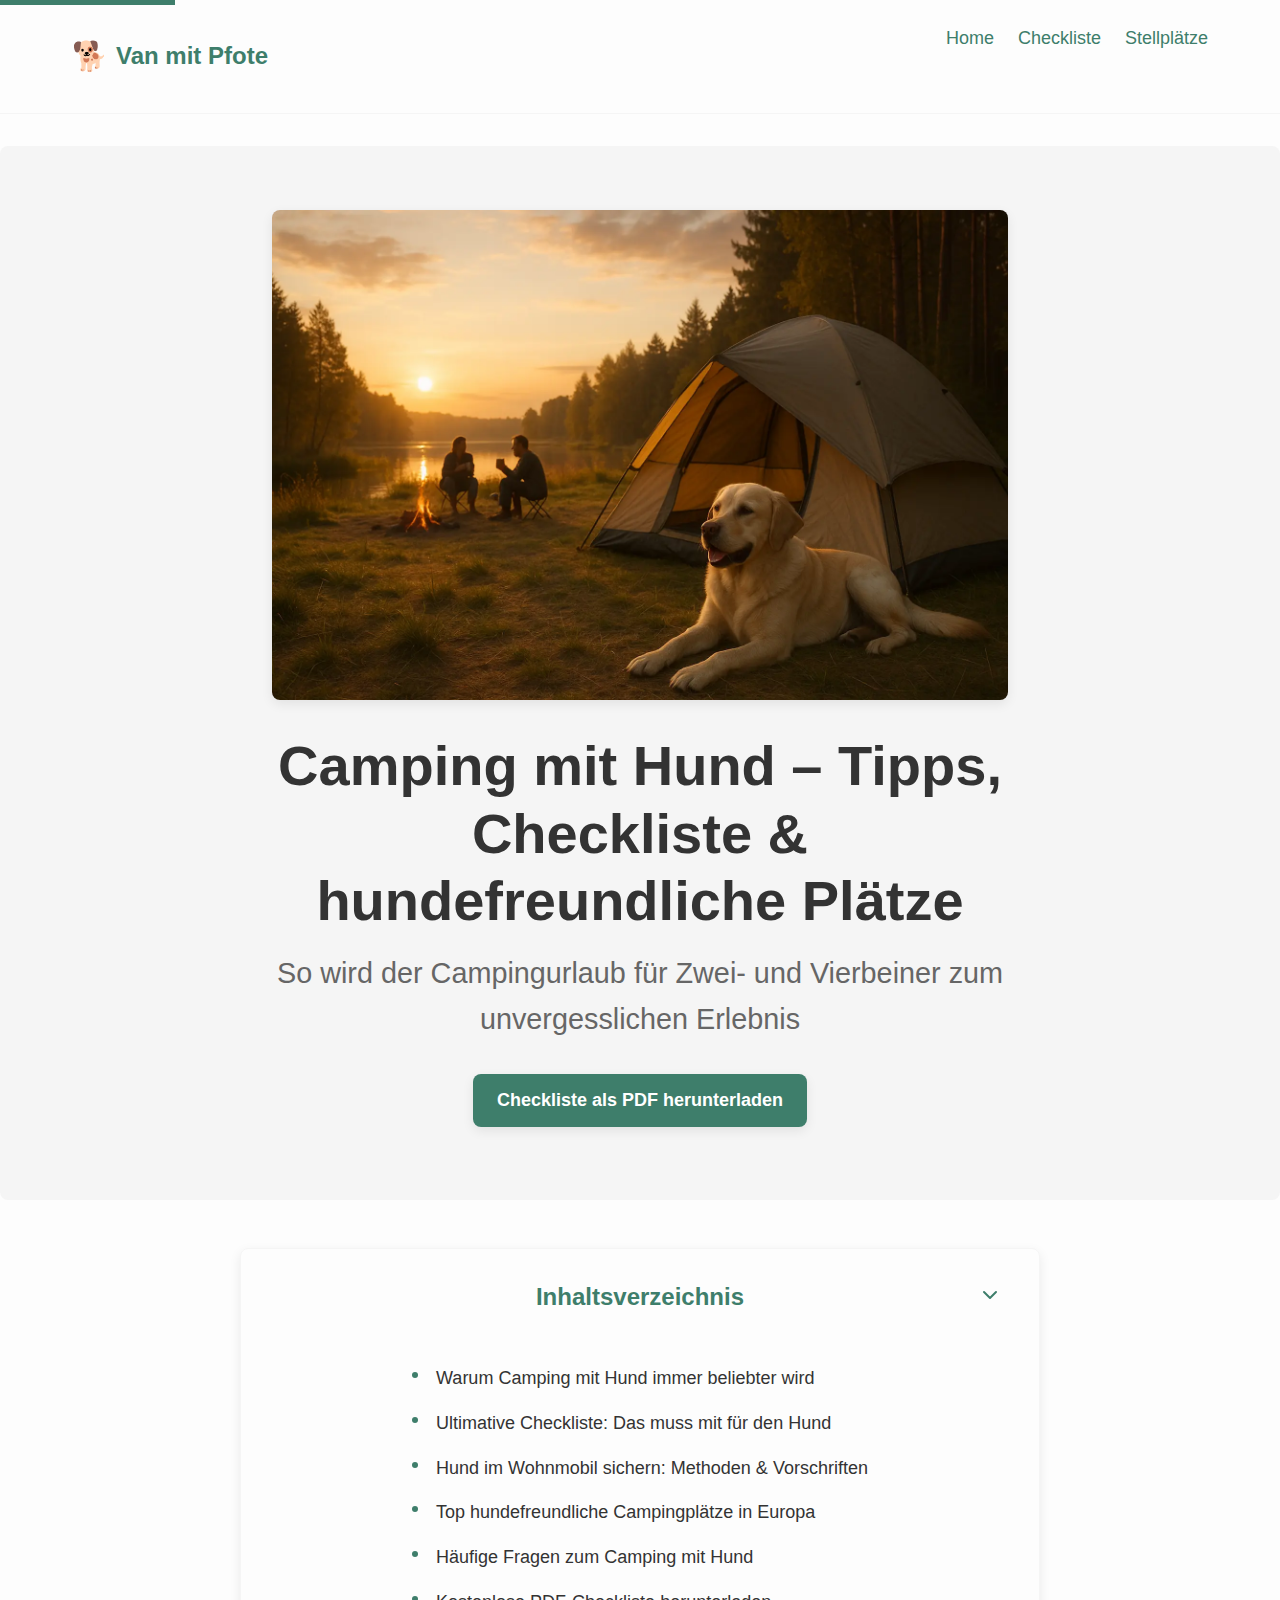
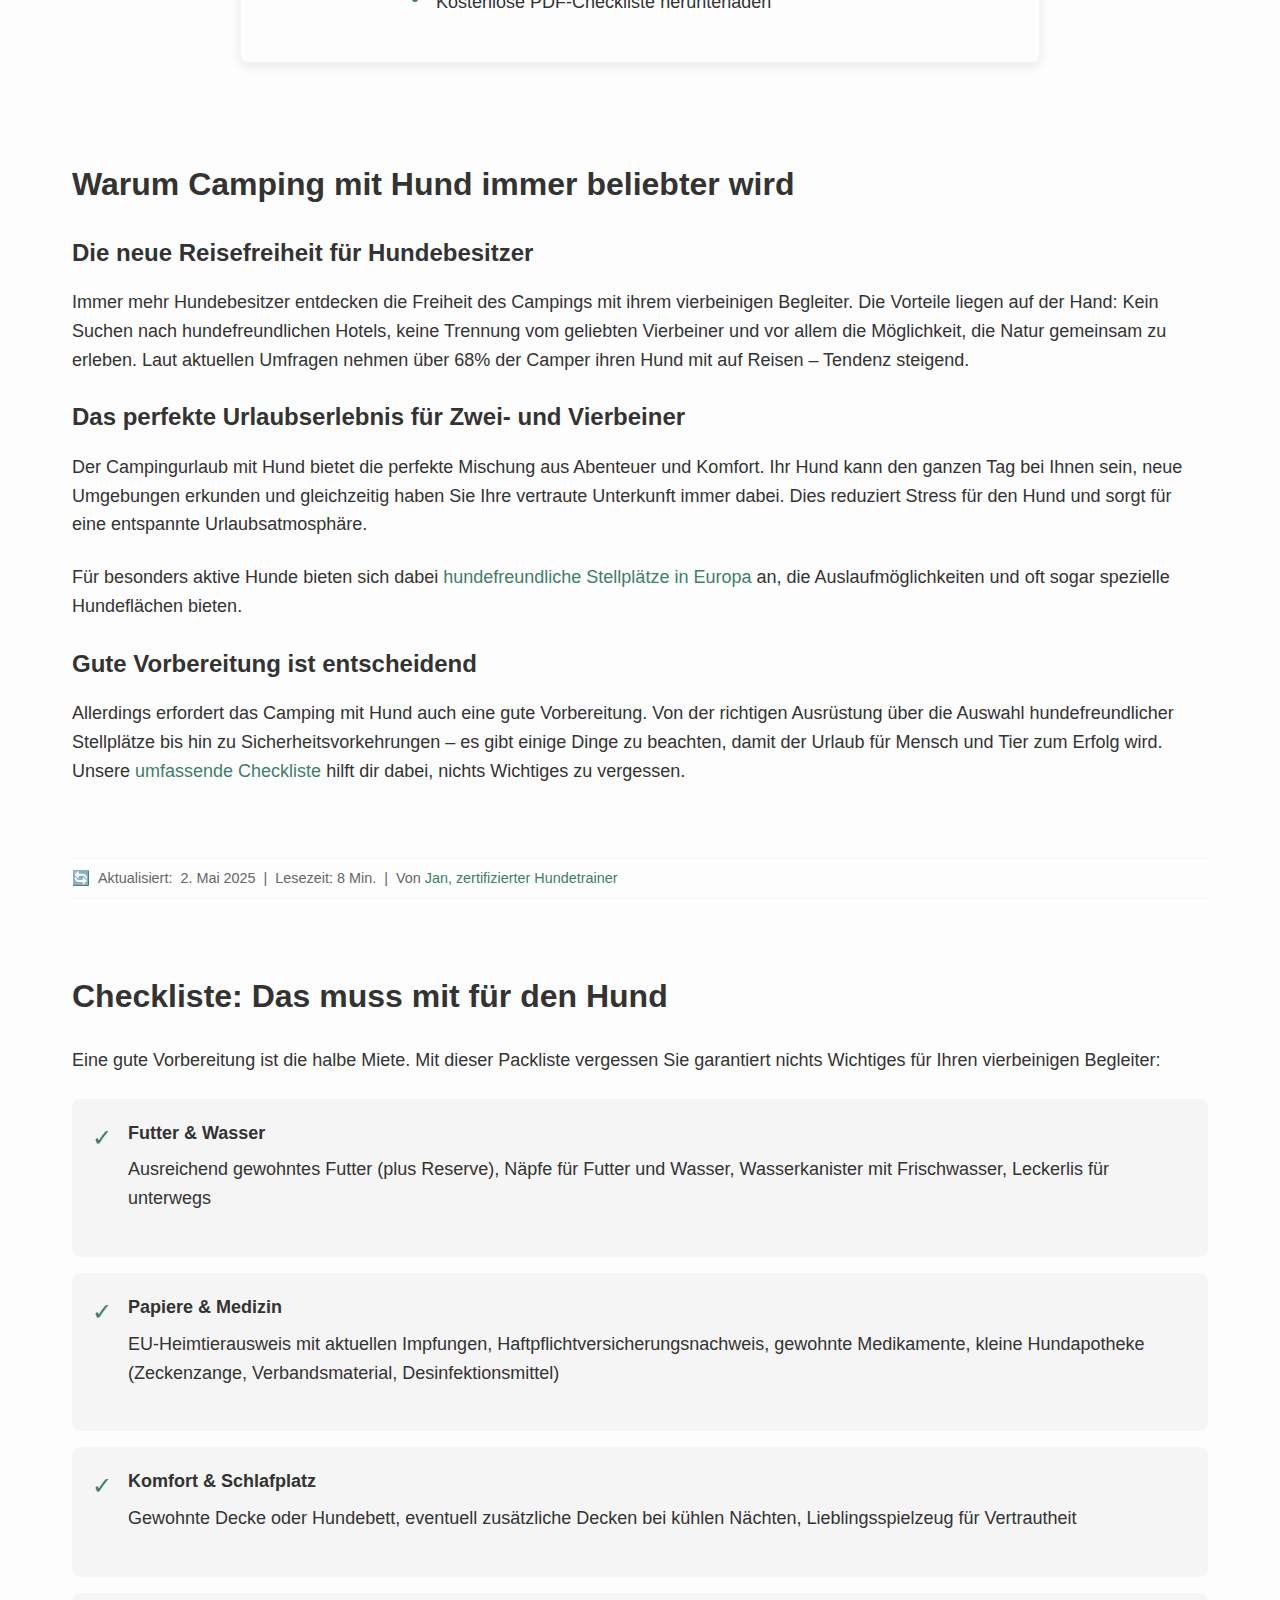
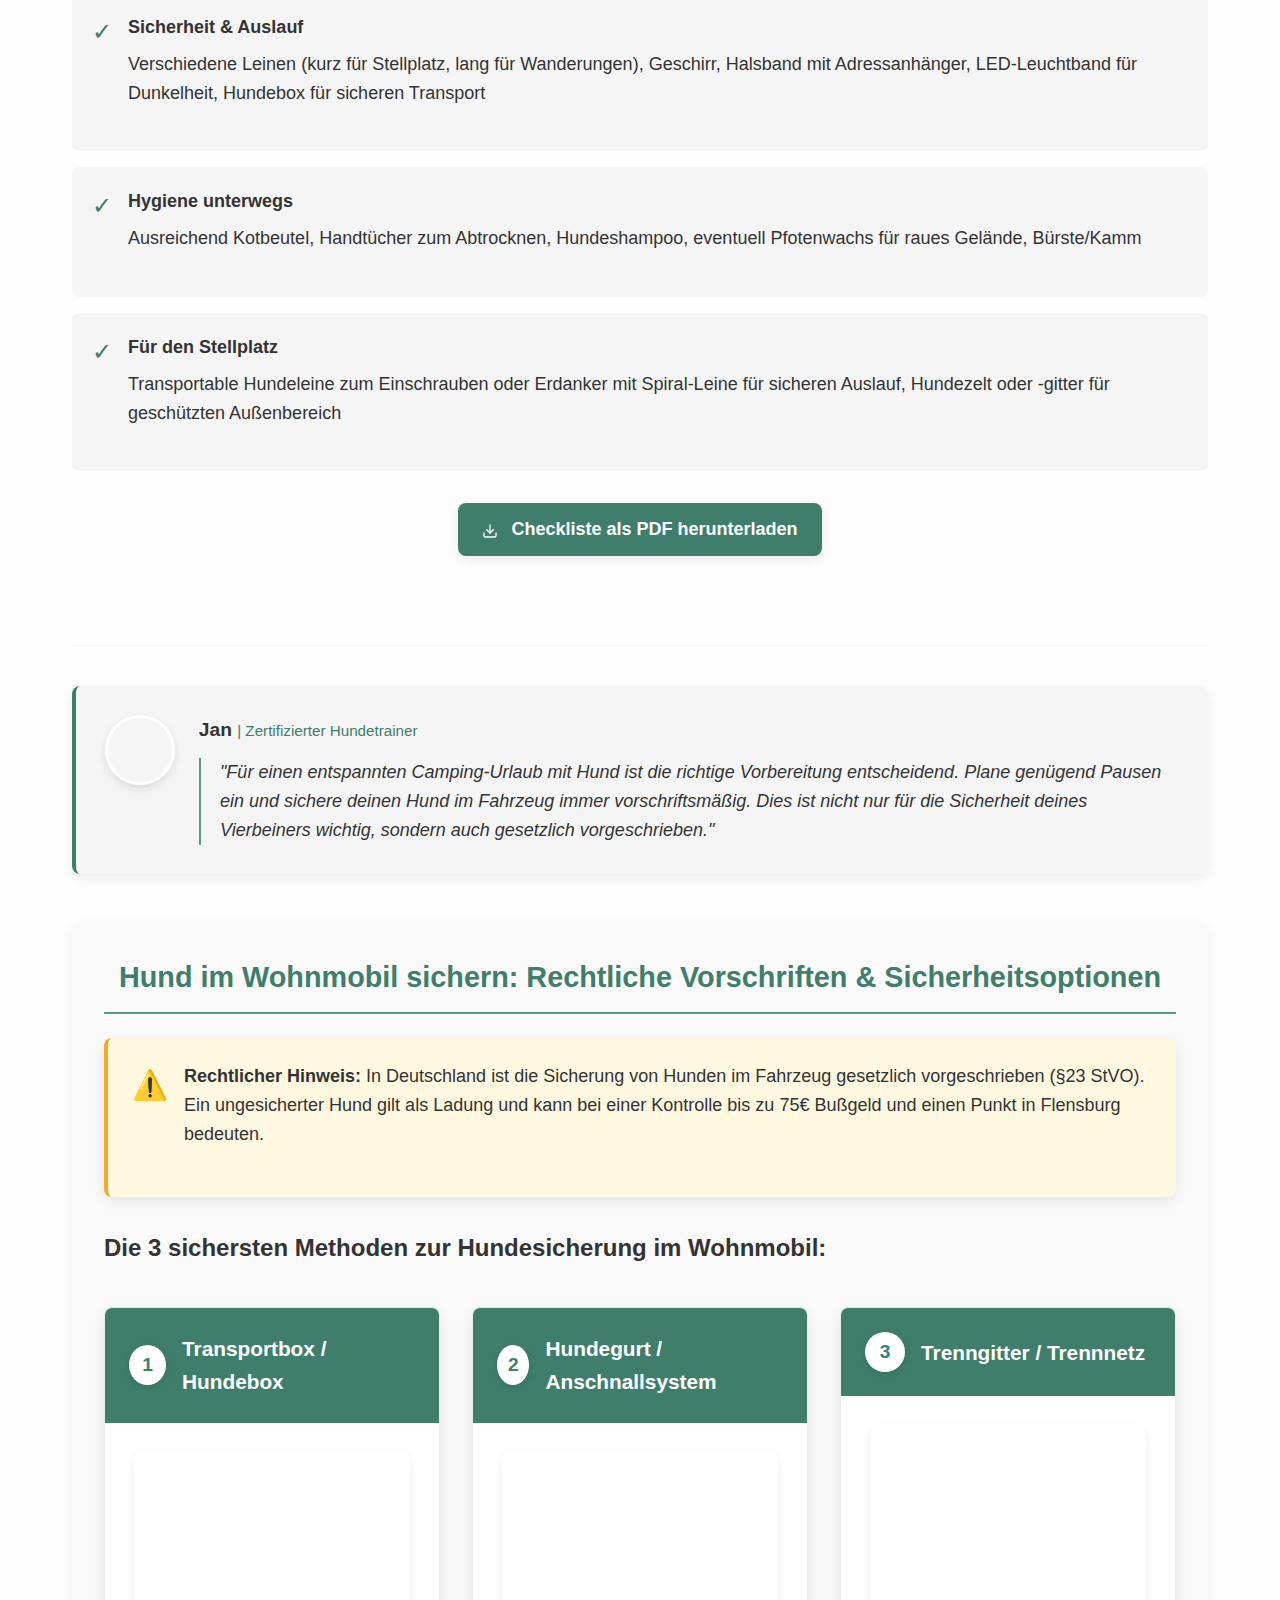
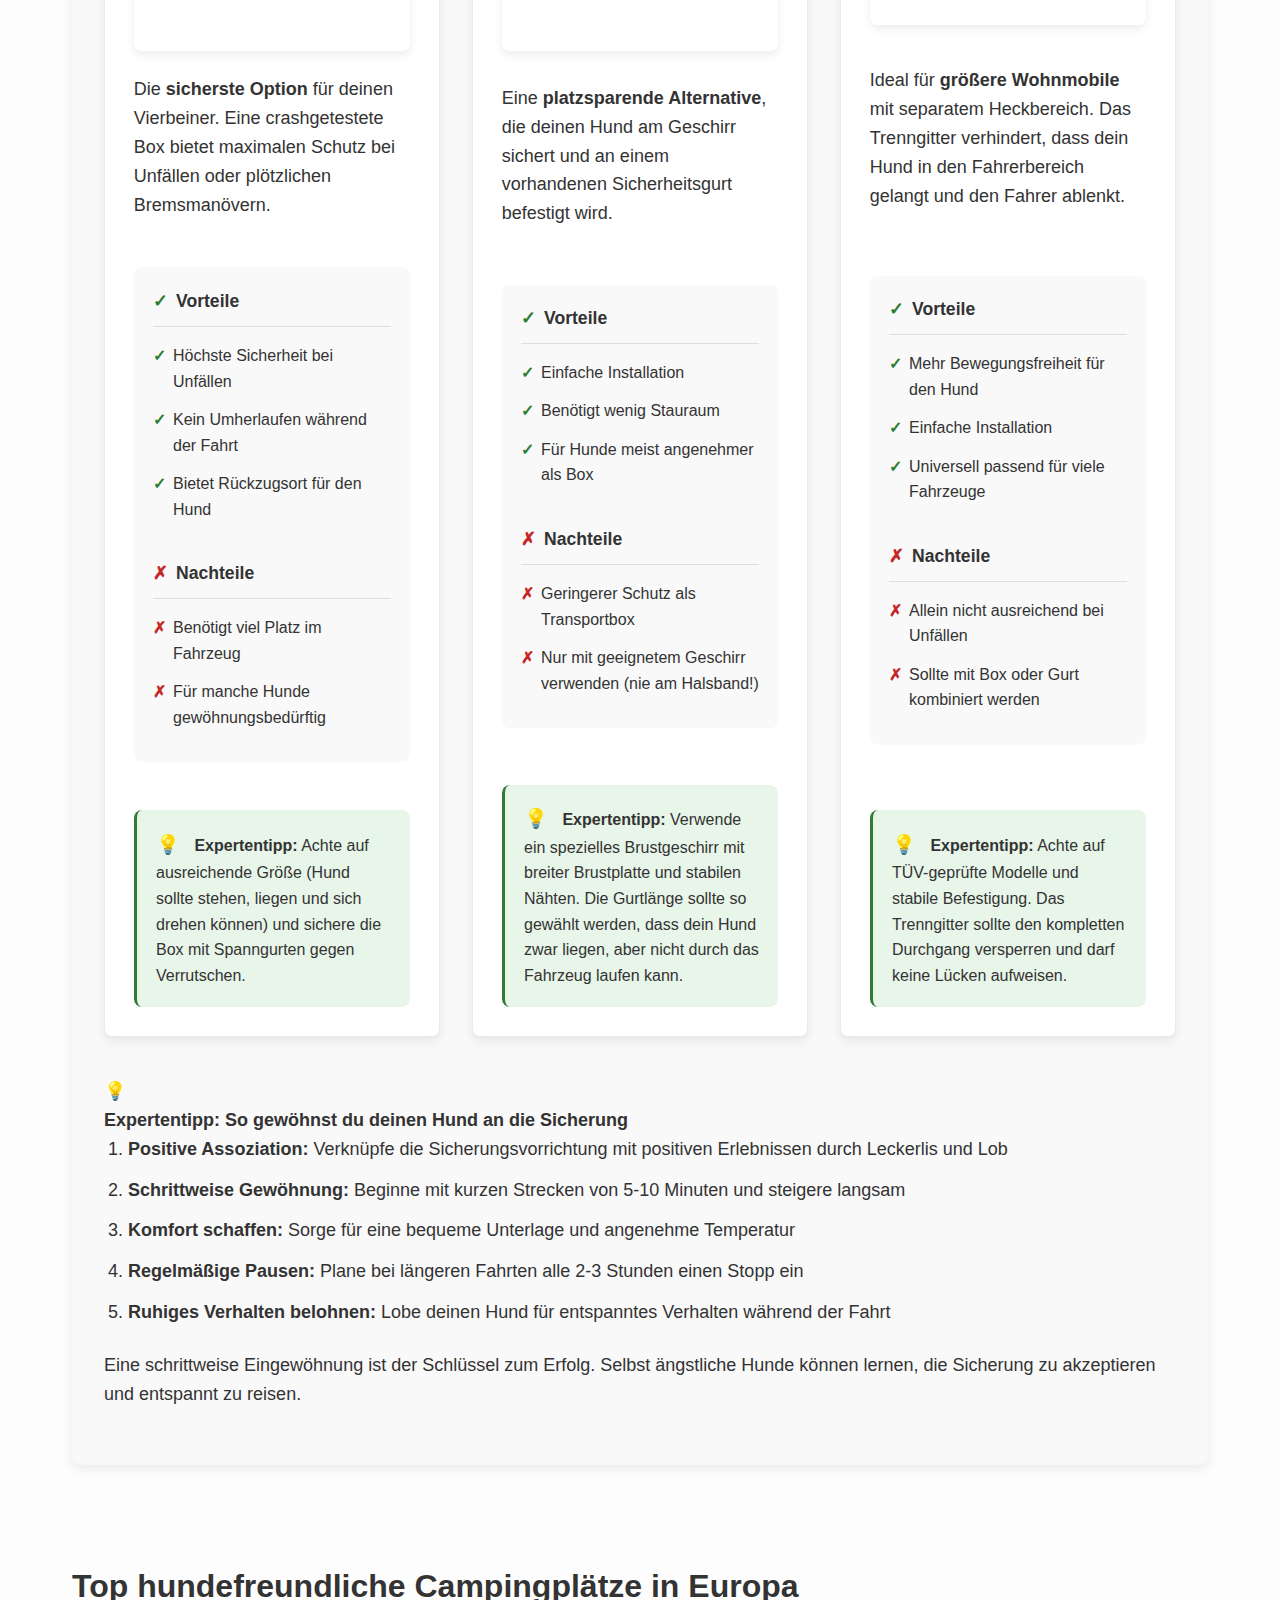
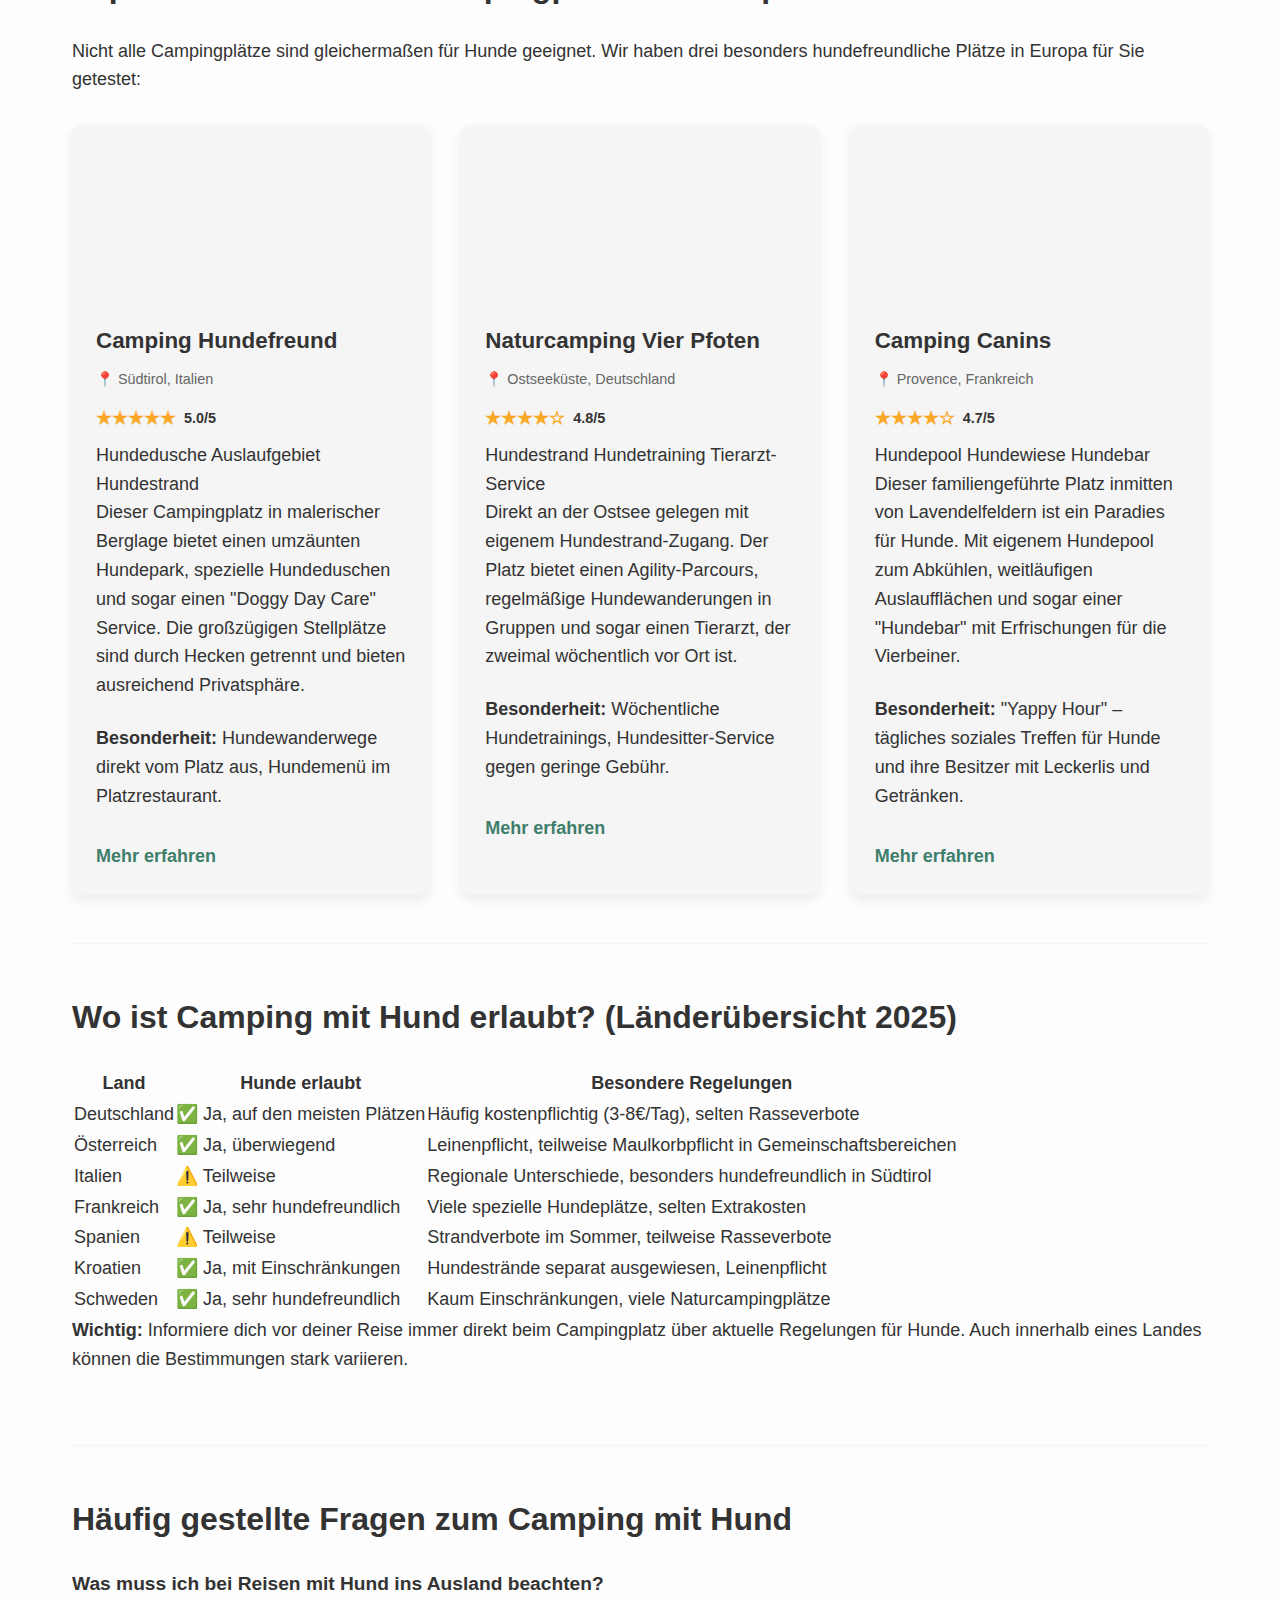
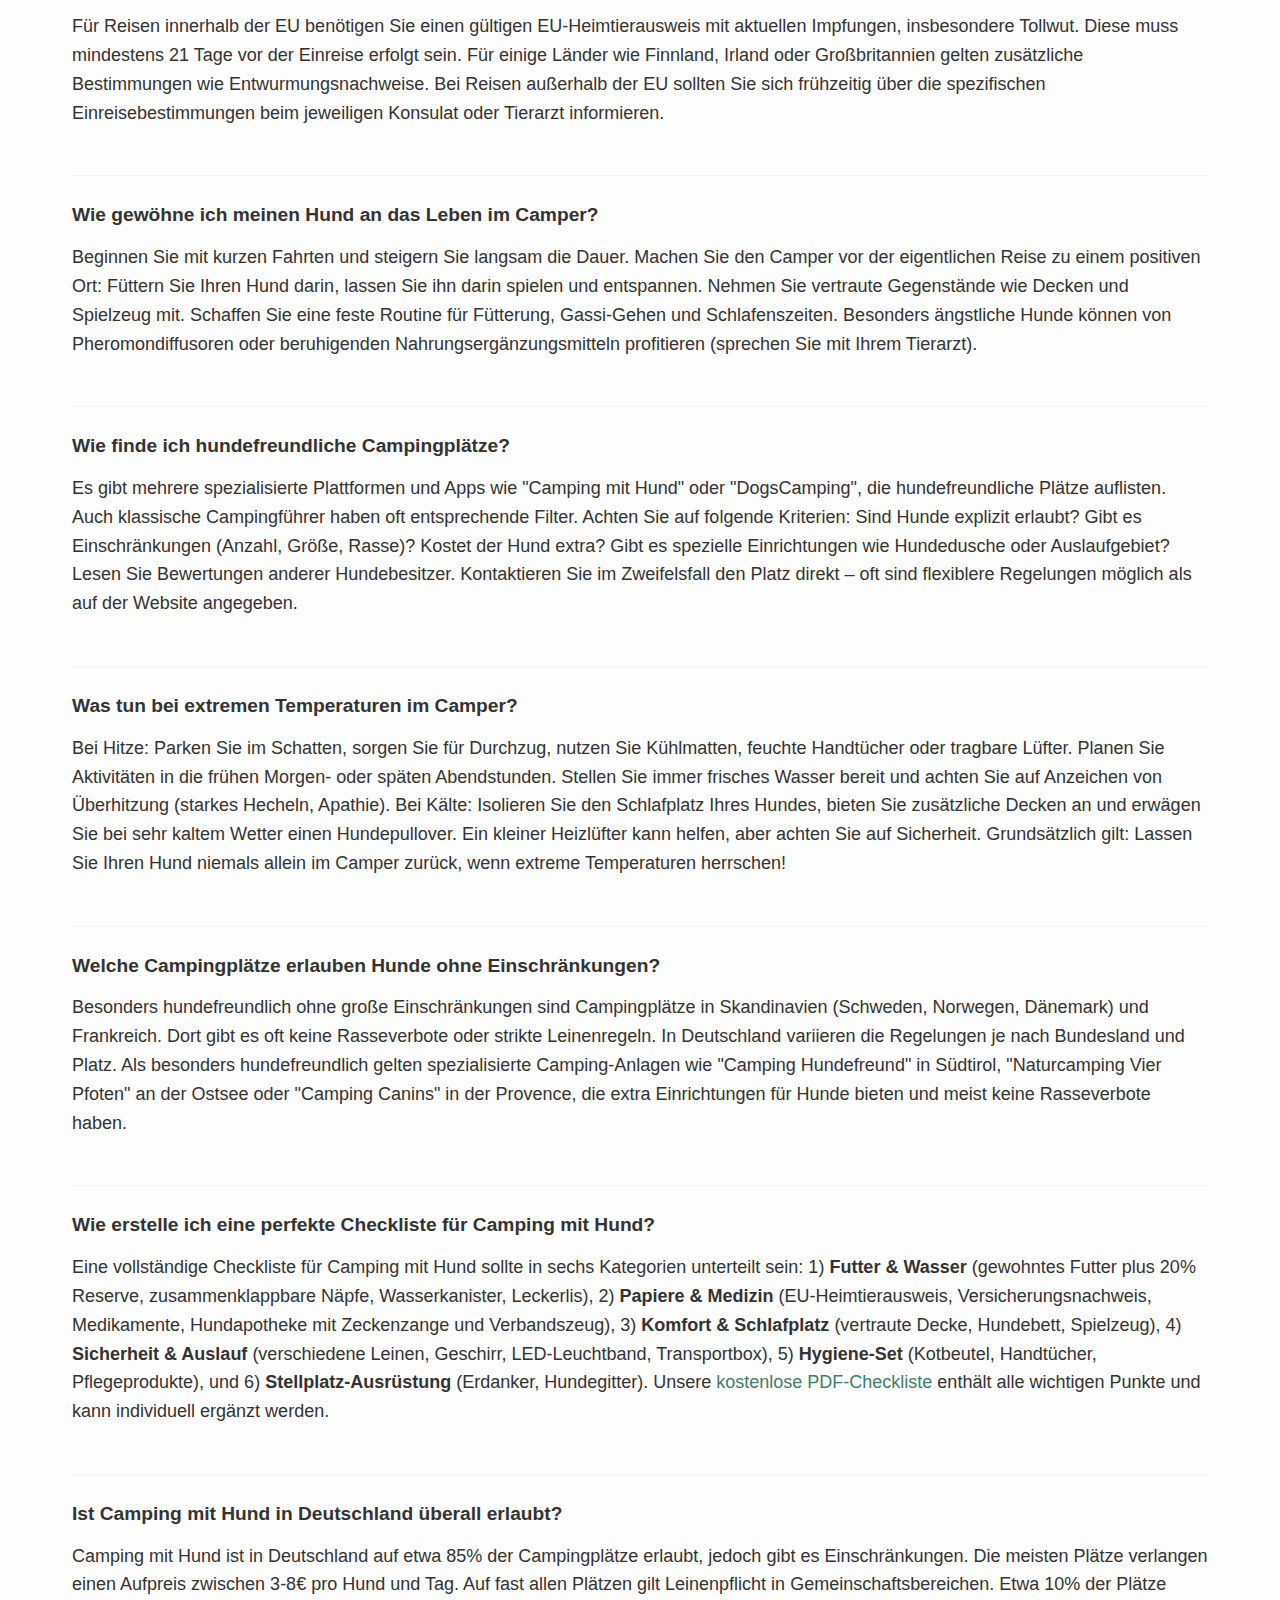
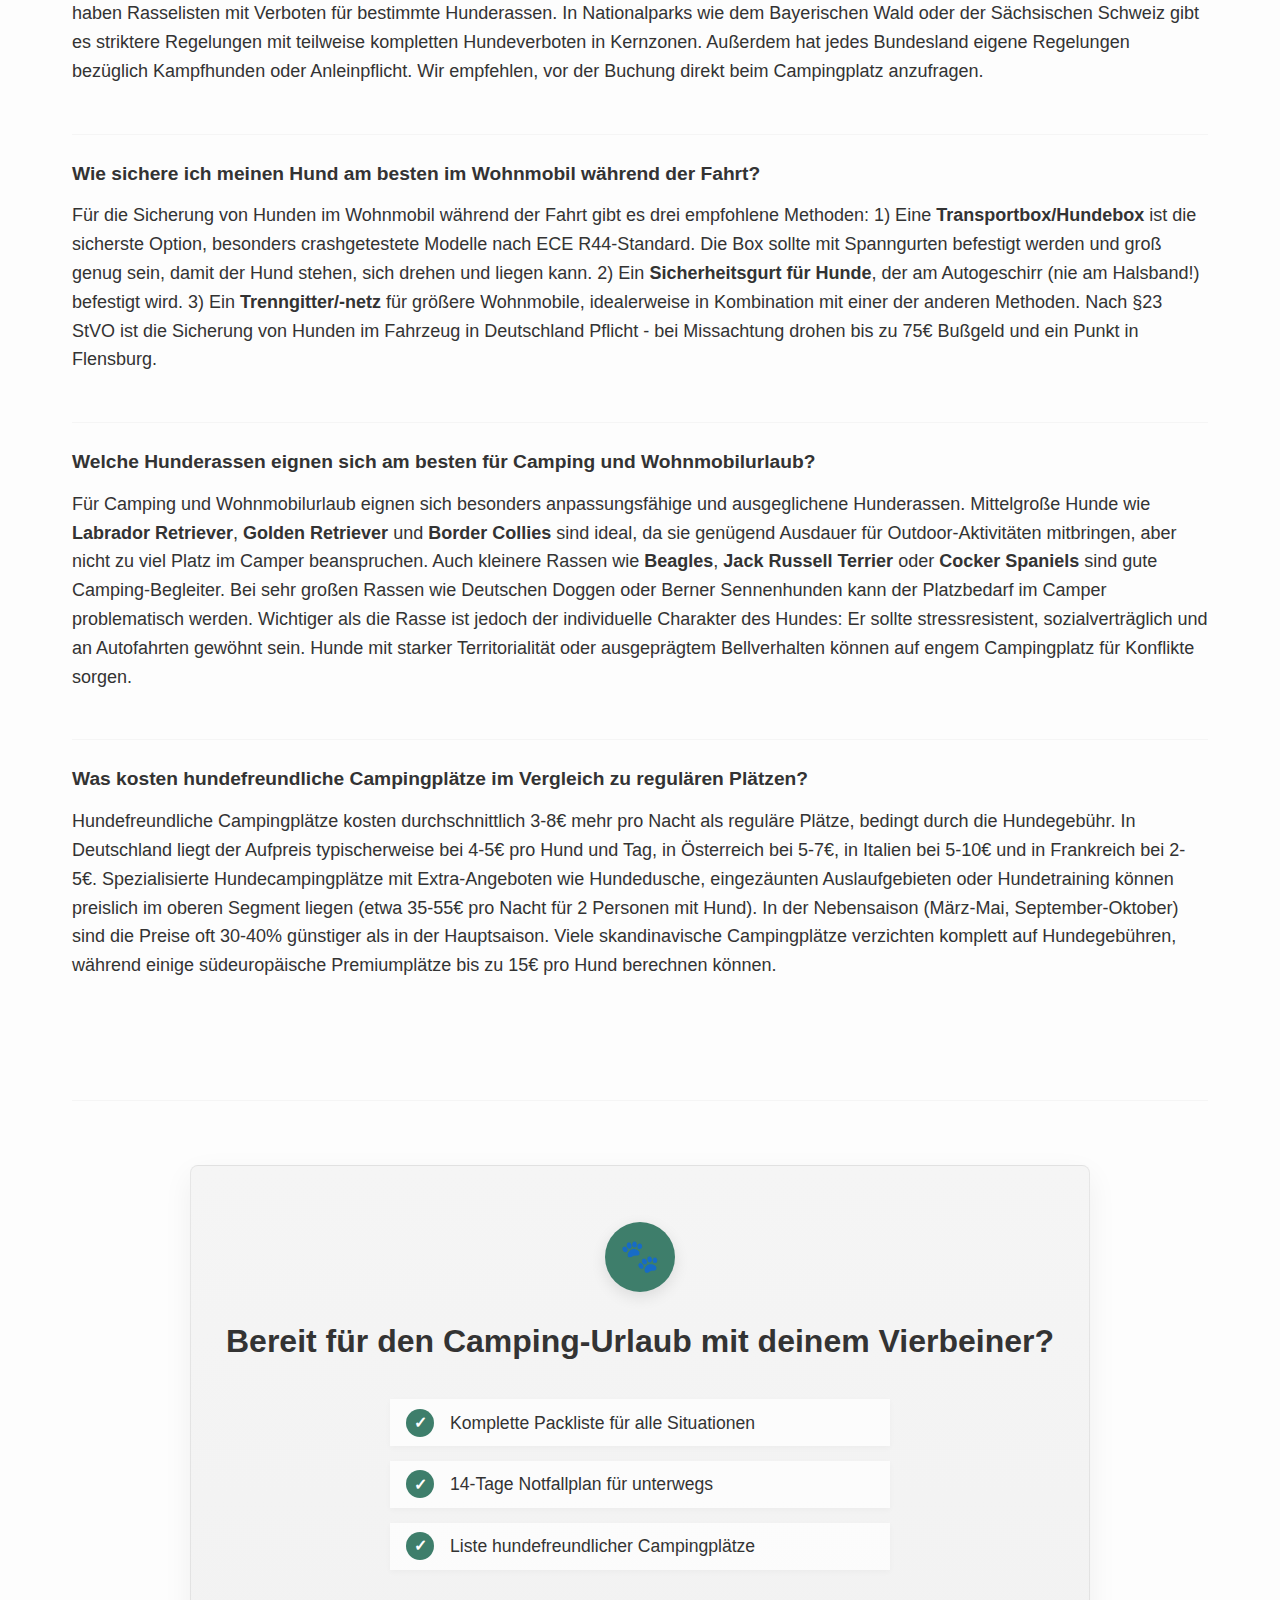
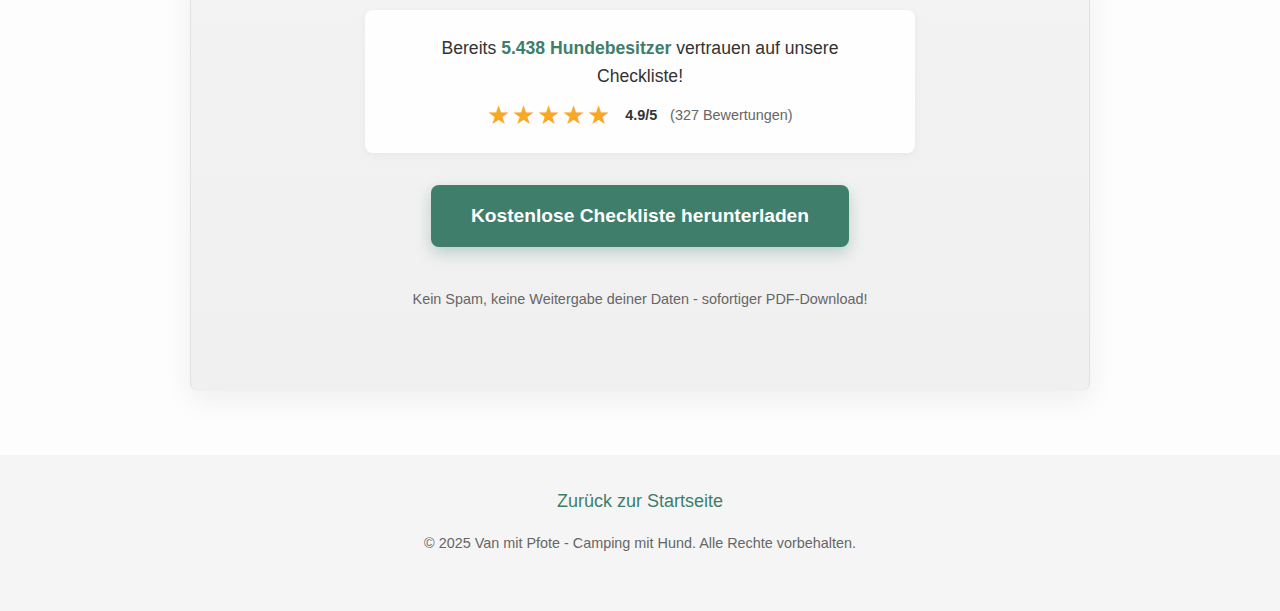
<file: index.html>
<!DOCTYPE html>
<html lang="de">
  <head>
    <meta charset="UTF-8" />
    <meta name="viewport" content="width=device-width, initial-scale=1.0" />
    <title>
      Camping mit Hund: Ultimative Checkliste, Sicherheit & Top Stellplätze |
      Van mit Pfote
    </title>
    <meta
      name="description"
      content="Entdecke die ultimative Camping mit Hund Checkliste, hundefreundliche Campingplätze in Europa und Sicherheitstipps. Perfekt für deinen nächsten Urlaub mit Hund!"
    />
    <meta
      name="keywords"
      content="camping mit hund, camping mit hund europa, hundefreundliche campingplätze, checkliste camping hund, hund im wohnmobil sichern, camping urlaub mit hund tipps, hund sicherheit camping"
    />
    <meta name="robots" content="index, follow" />
    <meta
      property="og:title"
      content="Camping mit Hund: Tipps, Checkliste & Stellplätze | Van mit Pfote"
    />
    <meta
      property="og:description"
      content="Plane deinen Campingurlaub mit Hund: Checkliste, Sicherheitstipps und die besten hundefreundlichen Stellplätze in Europa. Jetzt informieren!"
    />
    <meta property="og:type" content="article" />
    <meta property="og:url" content="https://vanmitpfote.de/camping-mit-hund" />
    <meta
      property="og:image"
      content="https://vanmitpfote.de/images/hero.webp"
    />
    <link rel="canonical" href="https://vanmitpfote.de/camping-mit-hund" />
    <link rel="icon" href="/favicon.svg" type="image/svg+xml" />
    <link rel="alternate icon" href="/favicon.ico" type="image/x-icon" />
    <link rel="preconnect" href="https://fonts.googleapis.com" />
    <link rel="preconnect" href="https://fonts.gstatic.com" crossorigin />
    <meta name="theme-color" content="#3e7e6b" />
    <script type="application/ld+json">
      {
        "@context": "https://schema.org",
        "@type": "Article",
        "headline": "Camping mit Hund – Tipps, Checkliste & hundefreundliche Plätze",
        "description": "Entdecke die besten Tipps und eine praktische Checkliste für deinen Campingurlaub mit Hund. Plus: Top 3 der hundefreundlichsten Campingplätze in Europa.",
        "image": "https://vanmitpfote.de/images/hero.webp",
        "author": {
          "@type": "Organization",
          "name": "Van mit Pfote",
          "url": "https://vanmitpfote.de"
        },
        "publisher": {
          "@type": "Organization",
          "name": "Van mit Pfote",
          "logo": {
            "@type": "ImageObject",
            "url": "https://vanmitpfote.de/logo.png"
          }
        },
        "datePublished": "2025-04-30",
        "dateModified": "2025-04-30"
      }
    </script>
    <script type="application/ld+json">
      {
        "@context": "https://schema.org",
        "@type": "FAQPage",
        "mainEntity": [
          {
            "@type": "Question",
            "name": "Was muss ich bei Reisen mit Hund ins Ausland beachten?",
            "acceptedAnswer": {
              "@type": "Answer",
              "text": "Für Reisen innerhalb der EU benötigen Sie einen gültigen EU-Heimtierausweis mit aktuellen Impfungen, insbesondere Tollwut. Diese muss mindestens 21 Tage vor der Einreise erfolgt sein. Für einige Länder wie Finnland, Irland oder Großbritannien gelten zusätzliche Bestimmungen wie Entwurmungsnachweise. Bei Reisen außerhalb der EU sollten Sie sich frühzeitig über die spezifischen Einreisebestimmungen beim jeweiligen Konsulat oder Tierarzt informieren."
            }
          },
          {
            "@type": "Question",
            "name": "Wie finde ich hundefreundliche Campingplätze?",
            "acceptedAnswer": {
              "@type": "Answer",
              "text": "Es gibt mehrere spezialisierte Plattformen und Apps wie 'Camping mit Hund' oder 'DogsCamping', die hundefreundliche Plätze auflisten. Auch klassische Campingführer haben oft entsprechende Filter. Achten Sie auf folgende Kriterien: Sind Hunde explizit erlaubt? Gibt es Einschränkungen (Anzahl, Größe, Rasse)? Kostet der Hund extra? Gibt es spezielle Einrichtungen wie Hundedusche oder Auslaufgebiet? Lesen Sie Bewertungen anderer Hundebesitzer. Kontaktieren Sie im Zweifelsfall den Platz direkt – oft sind flexiblere Regelungen möglich als auf der Website angegeben."
            }
          },
          {
            "@type": "Question",
            "name": "Wie sichere ich meinen Hund im Wohnmobil?",
            "acceptedAnswer": {
              "@type": "Answer",
              "text": "Die sicherste Option ist eine stabile Transportbox, die mit Spanngurten befestigt wird. Alternativ können Sie einen geprüften Hundesicherheitsgurt verwenden, der am Geschirr befestigt wird. Für größere Wohnmobile eignet sich ein Trenngitter, um den Hund im hinteren Bereich zu halten."
            }
          }
        ]
      }
    </script>
    <script type="application/ld+json">
      {
        "@context": "https://schema.org",
        "@type": "DataDownload",
        "name": "Camping mit Hund Checkliste PDF",
        "description": "Kostenlose, ausdruckbare Checkliste für Camping mit Hund - mit allem was du für den Urlaub mit deinem Vierbeiner brauchst",
        "contentUrl": "https://vanmitpfote.de/downloads/camping-mit-hund-checkliste.pdf",
        "encodingFormat": "application/pdf",
        "contentSize": "415 KB",
        "datePublished": "2025-04-30",
        "inLanguage": "de"
      }
    </script>
    <style>
      /* Critical above-the-fold CSS - keep inline */
      :root {
        --color-background: #fdfdfd;
        --color-text: #333333;
        --color-text-light: #666666;
        --color-accent: #3e7e6b;
        --color-accent-light: #5a9a87;
        --color-sand: #f5f5f5;
        --color-warning: #f9a825;
        --shadow-soft: 0 4px 12px rgba(0, 0, 0, 0.08);
        --border-radius: 8px;
        --max-width: 1200px;
        --spacing: clamp(1rem, 5vw, 2rem);
        --font-size-base: clamp(1rem, 1vw + 0.75rem, 1.125rem);
      }

      /* Accessibility improvements */
      .skip-link {
        position: absolute;
        top: -40px;
        left: 0;
        background: var(--color-accent);
        color: white;
        padding: 8px;
        z-index: 100;
      }
      .skip-link:focus {
        top: 0;
      }
      .sr-only {
        position: absolute;
        width: 1px;
        height: 1px;
        padding: 0;
        margin: -1px;
        overflow: hidden;
        clip: rect(0, 0, 0, 0);
        white-space: nowrap;
        border-width: 0;
      }

      /* Updated content components */
      .updated-info {
        display: flex;
        align-items: center;
        flex-wrap: wrap;
        gap: 0.5rem;
        font-size: 0.9rem;
        color: var(--color-text-light);
        margin-bottom: 1.5rem;
        padding: 0.5rem 0;
        border-bottom: 1px solid var(--color-sand);
      }
      .update-icon {
        color: var(--color-accent);
      }

      /* Verbesserte Expert-Box */
      .expert-box {
        display: flex;
        gap: 1.5rem;
        background-color: var(--color-sand);
        padding: 1.8rem;
        border-radius: var(--border-radius);
        margin: 2.5rem 0;
        border-left: 4px solid var(--color-accent);
        box-shadow: var(--shadow-soft);
        position: relative;
      }

      .expert-image {
        border-radius: 50%;
        width: 70px;
        height: 70px;
        border: 3px solid white;
        box-shadow: 0 4px 10px rgba(0, 0, 0, 0.1);
        flex-shrink: 0;
      }
      .expert-content {
        flex: 1;
      }

      .expert-name {
        font-weight: 700;
        font-size: 1.2rem;
        color: var(--color-text);
        margin-bottom: 0.8rem;
      }
      .expert-title {
        font-weight: 500;
        color: var(--color-accent);
        font-size: 0.95rem;
      }
      .expert-quote {
        position: relative;
        padding-left: 1.2rem;
        border-left: 2px solid var(--color-accent-light);
        font-style: italic;
        color: var(--color-text);
      }
      .expert-quote p {
        margin-bottom: 0;
      }
      @media (max-width: 768px) {
        .expert-box {
          flex-direction: column;
          align-items: center;
          text-align: center;
          padding: 1.5rem;
        }
        .expert-name {
          justify-content: center;
        }
        .expert-quote {
          padding-left: 0;
          border-left: none;
          text-align: left;
          margin-top: 1rem;
        }
      }

      /* Verbesserte Styling für das Inhaltsverzeichnis */
      .toc-container {
        max-width: 800px;
        margin: 3rem auto;
        background-color: var(--color-white);
        border-radius: var(--border-radius);
        padding: 1.8rem;
        box-shadow: var(--shadow-soft);
        border: 1px solid var(--color-sand);
        text-align: center;
      }
      .toc-header {
        display: flex;
        justify-content: center;
        align-items: center;
        margin-bottom: 1.5rem;
        position: relative;
      }
      .toc-header h2 {
        margin: 0;
        font-size: 1.5rem;
        color: var(--color-accent);
      }
      .toc-toggle {
        position: absolute;
        right: 0;
        background: none;
        border: none;
        color: var(--color-accent);
        cursor: pointer;
        padding: 0.5rem;
      }
      .toc-list {
        list-style: none;
        padding: 0;
        margin: 1.5rem 0 0;
        text-align: left;
        display: inline-block;
      }
      .toc-list li {
        margin-bottom: 1rem;
        position: relative;
        padding-left: 1.5rem;
        transition: transform 0.2s ease;
      }
      .toc-list li:before {
        content: "";
        position: absolute;
        left: 0;
        top: 0.5rem;
        width: 6px;
        height: 6px;
        border-radius: 50%;
        background-color: var(--color-accent);
      }
      .toc-list li:hover {
        transform: translateX(5px);
      }
      .toc-list a {
        color: var(--color-text);
        display: inline-block;
        line-height: 1.4;
        font-weight: 500;
      }
      .toc-list a:hover {
        color: var(--color-accent);
      }
      @media (max-width: 768px) {
        .toc-container {
          padding: 1.2rem;
          margin: 2rem 1rem;
        }
        .toc-list li {
          margin-bottom: 0.8rem;
        }
      }

      /* Base styles */
      * {
        margin: 0;
        padding: 0;
        box-sizing: border-box;
      }
      html {
        scroll-behavior: smooth;
      }
      body {
        font-family: -apple-system, BlinkMacSystemFont, "Segoe UI", sans-serif;
        font-size: var(--font-size-base);
        line-height: 1.6;
        color: var(--color-text);
        background-color: var(--color-background);
      }
      img {
        max-width: 100%;
        height: auto;
        border-radius: var(--border-radius);
        display: block;
      }
      a {
        color: var(--color-accent);
        text-decoration: none;
        transition: color 0.2s ease, opacity 0.2s ease;
      }

      a:hover {
        color: var(--color-accent-light);
      }
      .container {
        width: 100%;
        max-width: var(--max-width);
        margin: 0 auto;
        padding: 0 var(--spacing);
      }

      /* Header styles */
      header {
        padding: 1.5rem 0;
        border-bottom: 1px solid var(--color-sand);
      }

      nav {
        display: flex;
        justify-content: space-between;
        align-items: center;
      }
      .logo {
        font-weight: 700;
        font-size: 1.5rem;
        display: flex;
        align-items: center;
        gap: 0.5rem;
      }
      .logo-emoji {
        font-size: 1.8rem;
      }
      .nav-links {
        display: flex;
        gap: 1.5rem;
        list-style: none;
      }
      .nav-links a {
        font-weight: 500;
      }
      .nav-links a:hover {
        opacity: 0.8;
      }

      /* Hero section */
      .hero {
        padding: calc(2 * var(--spacing)) 0;
        text-align: center;
        background-color: var(--color-sand);
        border-radius: var(--border-radius);
        margin: 2rem 0;
        position: relative;
        overflow: hidden;
      }
      .hero-image {
        margin: 0 auto 2rem;
        max-width: 100%;
        border-radius: var(--border-radius);
        box-shadow: var(--shadow-soft);
      }
      .hero-content {
        max-width: 800px;
        margin: 0 auto;
        padding: 0 var(--spacing);
        position: relative;
        z-index: 1;
      }
      h1 {
        font-size: clamp(2rem, 5vw, 3.5rem);
        line-height: 1.2;
        margin-bottom: 1rem;
        font-weight: 800;
        color: var(--color-text);
      }
      .subtitle {
        font-size: clamp(1.2rem, 3vw, 1.8rem);
        color: var(--color-text-light);
        margin-bottom: 2rem;
        font-weight: 400;
      }
      .cta-button {
        display: inline-block;
        background-color: var(--color-accent);
        color: white;
        padding: 0.75rem 1.5rem;
        border-radius: var(--border-radius);
        font-weight: 600;
        box-shadow: var(--shadow-soft);
        transition: transform 0.2s ease, box-shadow 0.2s ease,
          background-color 0.2s ease;
      }
      .cta-button:hover {
        transform: translateY(-2px);
        box-shadow: 0 6px 16px rgba(0, 0, 0, 0.1);
        background-color: var(--color-accent-light);
        color: white;
      }

      /* Download button container */
      .download-button-container {
        margin: 2rem 0;
        text-align: center;
      }

      /* Add animation to download buttons */
      a[download].cta-button {
        position: relative;
        overflow: hidden;
        transition: all 0.3s ease;
      }

      a[download].cta-button:hover {
        transform: translateY(-3px);
        box-shadow: 0 8px 20px rgba(62, 126, 107, 0.3);
      }

      /* Content sections */
      section {
        padding: calc(1.5 * var(--spacing)) 0;
        border-bottom: 1px solid var(--color-sand);
      }

      section:last-of-type {
        border-bottom: none;
      }
      h2 {
        font-size: clamp(1.5rem, 3vw, 2rem);
        margin-bottom: 1.5rem;
        color: var(--color-text);
      }
      h3 {
        font-size: clamp(1.2rem, 2vw, 1.5rem);
        margin-bottom: 1rem;
        color: var(--color-text);
      }
      p {
        margin-bottom: 1.5rem;
      }
      ul,
      ol {
        margin-bottom: 1.5rem;
        padding-left: 1.5rem;
      }
      li {
        margin-bottom: 0.75rem;
      }

      /* Checklist section */
      .checklist-item {
        background-color: var(--color-sand);
        padding: 1.25rem;
        border-radius: var(--border-radius);
        margin-bottom: 1rem;
        display: flex;
        align-items: flex-start;
        gap: 1rem;
      }
      .checklist-icon {
        flex-shrink: 0;
        color: var(--color-accent);
        font-size: 1.5rem;
      }
      .checklist-content {
        flex-grow: 1;
      }
      .checklist-title {
        font-weight: 600;
        margin-bottom: 0.5rem;
      }

      /* Places section */
      .places-list {
        display: grid;
        grid-template-columns: repeat(auto-fit, minmax(300px, 1fr));
        gap: 2rem;
        margin-top: 2rem;
      }

      .place-item {
        background-color: var(--color-sand);
        border-radius: var(--border-radius);
        overflow: hidden;
        box-shadow: var(--shadow-soft);
        transition: transform 0.3s ease, box-shadow 0.3s ease;
      }
      .place-item:hover {
        transform: translateY(-5px);
        box-shadow: 0 12px 24px rgba(0, 0, 0, 0.12);
      }

      .place-content {
        padding: 1.5rem;
      }
      .place-title {
        font-size: 1.4rem;
        margin-bottom: 0.8rem;
        line-height: 1.3;
      }
      .place-location {
        color: var(--color-text-light);
        display: flex;
        align-items: center;
        gap: 0.5rem;
        margin-bottom: 0.8rem;
        font-size: 0.9rem;
      }
      .place-image {
        width: 100%;
        height: 160px;
        object-fit: cover;
        margin-bottom: 1rem;
        border-radius: var(--border-radius);
      }
      .place-rating {
        color: #f9a825;
        margin-bottom: 0.5rem;
        font-weight: 600;
        display: flex;
        align-items: center;
        gap: 0.5rem;
      }
      .rating-text {
        color: var(--color-text-light);
        font-size: 0.9rem;
      }
      .read-more {
        display: inline-block;
        margin-top: 0.5rem;
        font-weight: 600;
        color: var(--color-accent);
        transition: color 0.2s ease;
      }

      .read-more:hover {
        color: var(--color-accent-light);
      }

      /* FAQ Section */
      .faq-item {
        margin-bottom: 1.5rem;
        border-bottom: 1px solid var(--color-sand);
        padding-bottom: 1.5rem;
      }
      .faq-item:last-child {
        border-bottom: none;
      }
      .faq-question {
        font-weight: 600;
        margin-bottom: 0.75rem;
        font-size: 1.2rem;
      }

      /* Verbesserte Download-Sektion */
      .download-section {
        background: linear-gradient(to bottom, var(--color-sand), #f0f0f0);
        border-radius: var(--border-radius);
        margin: 4rem auto;
        padding: 0;
        text-align: center;
        position: relative;
        max-width: 900px;
        box-shadow: 0 10px 30px rgba(0, 0, 0, 0.06);
        border: 1px solid rgba(0, 0, 0, 0.06);
        overflow: hidden;
      }
      .download-container {
        padding: 3.5rem 2rem;
        position: relative;
      }
      .download-icon {
        background-color: var(--color-accent);
        width: 70px;
        height: 70px;
        border-radius: 50%;
        display: flex;
        align-items: center;
        justify-content: center;
        margin: 0 auto 1.5rem;
        box-shadow: 0 5px 15px rgba(0, 0, 0, 0.1);
      }
      .paw-icon {
        font-size: 2rem;
        color: white;
      }
      .download-title {
        font-size: 2rem;
        margin-bottom: 2rem;
        color: var(--color-text);
        font-weight: 700;
      }
      .download-features {
        display: flex;
        flex-direction: column;
        gap: 0.9rem;
        margin: 0 auto 2.5rem;
        max-width: 500px;
      }
      .feature {
        display: flex;
        align-items: center;
        gap: 1rem;
        padding: 0.6rem 1rem;
        background-color: rgba(255, 255, 255, 0.7);
        border-radius: var(--border-radius-sm);
        box-shadow: 0 2px 6px rgba(0, 0, 0, 0.03);
        transition: transform 0.2s ease;
      }
      .feature:hover {
        transform: translateY(-2px);
        box-shadow: 0 4px 10px rgba(0, 0, 0, 0.05);
      }
      .feature-icon {
        flex-shrink: 0;
        width: 28px;
        height: 28px;
        display: flex;
        align-items: center;
        justify-content: center;
        background-color: var(--color-accent);
        color: white;
        border-radius: 50%;
        font-size: 1rem;
        font-weight: bold;
      }
      .feature-text {
        font-size: 1.1rem;
        text-align: left;
        color: var(--color-text);
        font-weight: 500;
      }
      .social-proof {
        background-color: rgba(255, 255, 255, 0.9);
        padding: 1.5rem 2rem;
        border-radius: var(--border-radius);
        margin: 0 auto 2rem;
        max-width: 550px;
        box-shadow: 0 3px 10px rgba(0, 0, 0, 0.04);
      }
      .proof-text {
        margin-bottom: 0.8rem;
        font-size: 1.1rem;
        color: var(--color-text);
      }
      .proof-text strong {
        color: var(--color-accent);
      }
      .proof-ratings {
        display: flex;
        align-items: center;
        justify-content: center;
        gap: 0.8rem;
      }
      .stars {
        color: #f9a825;
        font-size: 1.6rem;
        letter-spacing: 2px;
        line-height: 1;
      }
      .rating-text {
        font-weight: 600;
        color: var(--color-text);
      }
      .reviews-count {
        font-weight: normal;
        color: var(--color-text-light);
        font-size: 0.9rem;
      }
      .cta-button.cta-primary {
        padding: 1rem 2.5rem;
        font-size: 1.2rem;
        margin: 0 auto 1rem;
        font-weight: 700;
        transform: none;
        box-shadow: 0 6px 15px rgba(62, 126, 107, 0.3);
        transition: transform 0.3s ease, box-shadow 0.3s ease;
        display: inline-block;
      }
      .cta-button.cta-primary:hover {
        transform: translateY(-3px);
        box-shadow: 0 10px 25px rgba(62, 126, 107, 0.4);
      }
      .cta-note {
        font-size: 0.9rem;
        color: var(--color-text-light);
        margin-top: 1rem;
      }

      /* Responsive anpassungen */
      @media (max-width: 768px) {
        .download-section {
          margin: 3rem 1.5rem;
        }
        .download-container {
          padding: 2.5rem 1.5rem;
        }
        .download-title {
          font-size: 1.7rem;
        }
        .feature-text {
          font-size: 1rem;
        }
        .social-proof {
          padding: 1.2rem 1.5rem;
        }
      }

      /* Footer styles */
      footer {
        padding: var(--spacing) 0;
        margin-top: calc(2 * var(--spacing));
        background-color: var(--color-sand);
        text-align: center;
      }

      .footer-links {
        display: flex;
        justify-content: center;
        gap: 2rem;
        margin-bottom: 1rem;
      }
      .copyright {
        color: var(--color-text-light);
        font-size: 0.9rem;
      }

      /* Responsive adjustments */
      @media (max-width: 768px) {
        .nav-links {
          display: none;
        }
        .places-list {
          grid-template-columns: 1fr;
        }
      }

      /* Enhanced safety section styles */
      .safety-section {
        margin: 3rem 0;
        background-color: #f9f9f9;
        border-radius: var(--border-radius);
        padding: 2rem;
        box-shadow: var(--shadow-soft);
      }

      .safety-section h2 {
        color: var(--color-accent);
        font-size: 1.8rem;
        margin-bottom: 1.5rem;
        text-align: center;
        border-bottom: 2px solid var(--color-accent-light);
        padding-bottom: 0.8rem;
      }

      .alert-box {
        display: flex;
        align-items: flex-start;
        background-color: #fff8e1;
        border-left: 4px solid var(--color-warning);
        padding: 1.5rem;
        border-radius: var(--border-radius);
        margin-bottom: 2rem;
        box-shadow: var(--shadow-soft);
        transition: transform 0.3s ease;
      }

      .alert-box:hover {
        transform: translateY(-5px);
      }

      .alert-icon {
        font-size: 1.8rem;
        margin-right: 1rem;
        flex-shrink: 0;
        color: var(--color-warning);
      }

      .safety-methods {
        display: grid;
        grid-template-columns: repeat(3, 1fr);
        gap: 2rem;
        margin: 2.5rem 0;
      }

      .safety-method {
        background-color: white;
        border-radius: var(--border-radius);
        overflow: hidden;
        box-shadow: var(--shadow-soft);
        transition: transform 0.3s ease, box-shadow 0.3s ease;
        border: 1px solid #eaeaea;
        display: flex;
        flex-direction: column;
        height: 100%;
      }

      .safety-method:hover {
        transform: translateY(-5px);
        box-shadow: 0 10px 20px rgba(0, 0, 0, 0.1);
      }

      .method-header {
        background-color: var(--color-accent);
        color: white;
        padding: 1.5rem;
        display: flex;
        align-items: center;
      }

      .method-number {
        background-color: white;
        color: var(--color-accent);
        width: 40px;
        height: 40px;
        display: flex;
        justify-content: center;
        align-items: center;
        border-radius: 50%;
        font-weight: bold;
        margin-right: 1rem;
        font-size: 1.2rem;
        box-shadow: 0 2px 6px rgba(0, 0, 0, 0.1);
      }

      .method-header h4 {
        margin: 0;
        font-size: 1.3rem;
        font-weight: 600;
      }

      .method-content {
        padding: 1.8rem;
        flex-grow: 1;
        display: flex;
        flex-direction: column;
        justify-content: space-between;
      }

      .method-image {
        width: 100%;
        height: 200px;
        object-fit: cover;
        border-radius: var(--border-radius);
        margin-bottom: 1.5rem;
        box-shadow: 0 4px 10px rgba(0, 0, 0, 0.08);
        transition: transform 0.3s ease;
      }

      .method-image:hover {
        transform: scale(1.03);
      }

      .method-pros-cons {
        display: flex;
        flex-direction: column;
        gap: 1.5rem;
        margin: 1.5rem 0;
        background-color: #f9f9f9;
        border-radius: var(--border-radius);
        padding: 1.2rem;
      }

      .pros,
      .cons {
        width: 100%;
      }

      .pros h5,
      .cons h5 {
        margin-top: 0;
        margin-bottom: 1rem;
        font-size: 1.1rem;
        color: var(--color-text);
        border-bottom: 1px solid rgba(0, 0, 0, 0.1);
        padding-bottom: 0.7rem;
      }

      .pros h5:before {
        content: "✓";
        margin-right: 8px;
        color: #2e7d32;
        font-weight: bold;
      }

      .cons h5:before {
        content: "✗";
        margin-right: 8px;
        color: #c62828;
        font-weight: bold;
      }

      .pros ul,
      .cons ul {
        padding-left: 0;
        list-style: none;
        margin-bottom: 0;
      }

      .pros li,
      .cons li {
        margin-bottom: 0.8rem;
        display: flex;
        align-items: flex-start;
        font-size: 1rem;
        padding-left: 0;
      }

      .pro-icon,
      .con-icon {
        display: inline-block;
        width: 20px;
        flex-shrink: 0;
        text-align: left;
      }

      .pro-icon {
        color: #2e7d32;
        font-weight: bold;
      }

      .con-icon {
        color: #c62828;
        font-weight: bold;
      }

      .expert-advice {
        background-color: #e8f5e9;
        padding: 1.2rem;
        border-radius: var(--border-radius);
        border-left: 3px solid #2e7d32;
        margin-top: 1.5rem;
      }

      .expert-advice p {
        margin: 0;
        font-size: 1rem;
        position: relative;
      }

      .expert-advice p:before {
        content: "💡";
        margin-right: 10px;
        font-size: 1.2rem;
        color: #2e7d32;
      }

      /* Responsive adjustment for tablet and mobile */
      @media (max-width: 992px) {
        .safety-methods {
          grid-template-columns: repeat(auto-fit, minmax(300px, 1fr));
        }

        .method-pros-cons {
          display: flex;
          flex-direction: column;
        }
      }

      /* Additional responsive styles */
      @media (max-width: 768px) {
        .safety-section {
          padding: 1.5rem;
          margin: 2rem 0;
        }

        .method-pros-cons {
          grid-template-columns: 1fr;
          gap: 1rem;
        }

        .method-header {
          flex-direction: column;
          align-items: flex-start;
          gap: 0.5rem;
        }

        .method-number {
          margin-bottom: 0.5rem;
        }
      }
    </style>
  </head>
  <body>
    <a href="#main-content" class="skip-link">Zum Inhalt springen</a>
    <header>
      <div class="container">
        <nav>
          <a href="/" class="logo">
            <span class="logo-emoji">🐕</span>
            <span>Van mit Pfote</span>
          </a>
          <ul class="nav-links">
            <li><a href="/">Home</a></li>
            <li><a href="#checkliste">Checkliste</a></li>
            <li><a href="#platze">Stellplätze</a></li>
          </ul>
        </nav>
      </div>
    </header>
    <main>
      <!-- Hero Section -->
      <section class="hero">
        <div class="hero-content">
          <img
            src="/images/hero.webp"
            alt="Golden Retriever vor Wohnmobil bei Sonnenuntergang am See – Camping mit Hund in Skandinavien"
            class="hero-image"
            width="800"
            height="450"
            fetchpriority="high"
            decoding="async"
          />
          <h1>
            Camping mit Hund – Tipps, Checkliste & hundefreundliche Plätze
          </h1>
          <p class="subtitle">
            So wird der Campingurlaub für Zwei- und Vierbeiner zum
            unvergesslichen Erlebnis
          </p>
          <a
            href="/downloads/camping-mit-hund-checkliste.pdf"
            class="cta-button"
            download
          >
            Checkliste als PDF herunterladen
          </a>
        </div>
      </section>
      <div class="toc-container">
        <div class="toc-header">
          <h2>Inhaltsverzeichnis</h2>
          <button
            class="toc-toggle"
            aria-expanded="true"
            aria-controls="toc-list"
          >
            <span class="sr-only">Toggle Table of Contents</span>
            <svg
              xmlns="http://www.w3.org/2000/svg"
              width="24"
              height="24"
              viewBox="0 0 24 24"
              fill="none"
              stroke="currentColor"
              stroke-width="2"
              stroke-linecap="round"
              stroke-linejoin="round"
            >
              <polyline points="6 9 12 15 18 9"></polyline>
            </svg>
          </button>
        </div>
        <ul id="toc-list" class="toc-list">
          <li>
            <a href="#warum-camping"
              >Warum Camping mit Hund immer beliebter wird</a
            >
          </li>
          <li>
            <a href="#checkliste"
              >Ultimative Checkliste: Das muss mit für den Hund</a
            >
          </li>
          <li>
            <a href="#sicherheit"
              >Hund im Wohnmobil sichern: Methoden & Vorschriften</a
            >
          </li>
          <li>
            <a href="#platze">Top hundefreundliche Campingplätze in Europa</a>
          </li>
          <li><a href="#faq">Häufige Fragen zum Camping mit Hund</a></li>
          <li>
            <a href="#download">Kostenlose PDF-Checkliste herunterladen</a>
          </li>
        </ul>
      </div>
      <article class="container">
        <!-- Introduction Section -->
        <section id="warum-camping">
          <h2>Warum Camping mit Hund immer beliebter wird</h2>
          <h3>Die neue Reisefreiheit für Hundebesitzer</h3>
          <p>
            Immer mehr Hundebesitzer entdecken die Freiheit des Campings mit
            ihrem vierbeinigen Begleiter. Die Vorteile liegen auf der Hand: Kein
            Suchen nach hundefreundlichen Hotels, keine Trennung vom geliebten
            Vierbeiner und vor allem die Möglichkeit, die Natur gemeinsam zu
            erleben. Laut aktuellen Umfragen nehmen über 68% der Camper ihren
            Hund mit auf Reisen – Tendenz steigend.
          </p>
          <h3>Das perfekte Urlaubserlebnis für Zwei- und Vierbeiner</h3>
          <p>
            Der Campingurlaub mit Hund bietet die perfekte Mischung aus
            Abenteuer und Komfort. Ihr Hund kann den ganzen Tag bei Ihnen sein,
            neue Umgebungen erkunden und gleichzeitig haben Sie Ihre vertraute
            Unterkunft immer dabei. Dies reduziert Stress für den Hund und sorgt
            für eine entspannte Urlaubsatmosphäre.
          </p>
          <p>
            Für besonders aktive Hunde bieten sich dabei
            <a href="/artikel/stellplaetze-europa.html"
              >hundefreundliche Stellplätze in Europa</a
            >
            an, die Auslaufmöglichkeiten und oft sogar spezielle Hundeflächen
            bieten.
          </p>
          <h3>Gute Vorbereitung ist entscheidend</h3>
          <p>
            Allerdings erfordert das Camping mit Hund auch eine gute
            Vorbereitung. Von der richtigen Ausrüstung über die Auswahl
            hundefreundlicher Stellplätze bis hin zu Sicherheitsvorkehrungen –
            es gibt einige Dinge zu beachten, damit der Urlaub für Mensch und
            Tier zum Erfolg wird. Unsere
            <a href="#checkliste">umfassende Checkliste</a> hilft dir dabei,
            nichts Wichtiges zu vergessen.
          </p>
        </section>
        <div class="updated-info">
          <span class="update-icon">🔄</span>
          Aktualisiert: <time datetime="2025-05-02">2. Mai 2025</time> |
          <span class="read-time">Lesezeit: 8 Min.</span> |
          <span class="author"
            >Von
            <a href="/ueber-uns/hunde-experten.html"
              >Jan, zertifizierter Hundetrainer</a
            ></span
          >
        </div>
        <!-- Checklist Section -->
        <section id="checkliste">
          <h2>Checkliste: Das muss mit für den Hund</h2>
          <p>
            Eine gute Vorbereitung ist die halbe Miete. Mit dieser Packliste
            vergessen Sie garantiert nichts Wichtiges für Ihren vierbeinigen
            Begleiter:
          </p>
          <div class="checklist-item">
            <div class="checklist-icon">✓</div>
            <div class="checklist-content">
              <div class="checklist-title">Futter & Wasser</div>
              <p>
                Ausreichend gewohntes Futter (plus Reserve), Näpfe für Futter
                und Wasser, Wasserkanister mit Frischwasser, Leckerlis für
                unterwegs
              </p>
            </div>
          </div>
          <div class="checklist-item">
            <div class="checklist-icon">✓</div>
            <div class="checklist-content">
              <div class="checklist-title">Papiere & Medizin</div>
              <p>
                EU-Heimtierausweis mit aktuellen Impfungen,
                Haftpflichtversicherungsnachweis, gewohnte Medikamente, kleine
                Hundapotheke (Zeckenzange, Verbandsmaterial,
                Desinfektionsmittel)
              </p>
            </div>
          </div>
          <div class="checklist-item">
            <div class="checklist-icon">✓</div>
            <div class="checklist-content">
              <div class="checklist-title">Komfort & Schlafplatz</div>
              <p>
                Gewohnte Decke oder Hundebett, eventuell zusätzliche Decken bei
                kühlen Nächten, Lieblingsspielzeug für Vertrautheit
              </p>
            </div>
          </div>
          <div class="checklist-item">
            <div class="checklist-icon">✓</div>
            <div class="checklist-content">
              <div class="checklist-title">Sicherheit & Auslauf</div>
              <p>
                Verschiedene Leinen (kurz für Stellplatz, lang für Wanderungen),
                Geschirr, Halsband mit Adressanhänger, LED-Leuchtband für
                Dunkelheit, Hundebox für sicheren Transport
              </p>
            </div>
          </div>
          <div class="checklist-item">
            <div class="checklist-icon">✓</div>
            <div class="checklist-content">
              <div class="checklist-title">Hygiene unterwegs</div>
              <p>
                Ausreichend Kotbeutel, Handtücher zum Abtrocknen, Hundeshampoo,
                eventuell Pfotenwachs für raues Gelände, Bürste/Kamm
              </p>
            </div>
          </div>
          <div class="checklist-item">
            <div class="checklist-icon">✓</div>
            <div class="checklist-content">
              <div class="checklist-title">Für den Stellplatz</div>
              <p>
                Transportable Hundeleine zum Einschrauben oder Erdanker mit
                Spiral-Leine für sicheren Auslauf, Hundezelt oder -gitter für
                geschützten Außenbereich
              </p>
            </div>
          </div>
          <div class="download-button-container">
            <a
              href="/downloads/camping-mit-hund-checkliste.pdf"
              class="cta-button"
              download
            >
              <svg
                xmlns="http://www.w3.org/2000/svg"
                width="16"
                height="16"
                viewBox="0 0 24 24"
                fill="none"
                stroke="currentColor"
                stroke-width="2"
                stroke-linecap="round"
                stroke-linejoin="round"
                style="margin-right: 8px; vertical-align: middle"
              >
                <path d="M21 15v4a2 2 0 0 1-2 2H5a2 2 0 0 1-2-2v-4"></path>
                <polyline points="7 10 12 15 17 10"></polyline>
                <line x1="12" y1="15" x2="12" y2="3"></line>
              </svg>
              Checkliste als PDF herunterladen
            </a>
          </div>
        </section>
        <div class="expert-box">
          <img
            src="/images/expert-jan.webp"
            alt=""
            width="70"
            height="70"
            loading="lazy"
            class="expert-image"
          />
          <div class="expert-content">
            <p class="expert-name">
              Jan
              <span class="expert-title">| Zertifizierter Hundetrainer</span>
            </p>
            <div class="expert-quote">
              <p>
                "Für einen entspannten Camping-Urlaub mit Hund ist die richtige
                Vorbereitung entscheidend. Plane genügend Pausen ein und sichere
                deinen Hund im Fahrzeug immer vorschriftsmäßig. Dies ist nicht
                nur für die Sicherheit deines Vierbeiners wichtig, sondern auch
                gesetzlich vorgeschrieben."
              </p>
            </div>
          </div>
        </div>
        <!-- Safety Tips Section -->
        <section id="sicherheit" class="safety-section">
          <h2>
            Hund im Wohnmobil sichern: Rechtliche Vorschriften &
            Sicherheitsoptionen
          </h2>
          <div class="alert-box">
            <div class="alert-icon">⚠️</div>
            <div class="alert-content">
              <p>
                <strong>Rechtlicher Hinweis:</strong> In Deutschland ist die
                Sicherung von Hunden im Fahrzeug gesetzlich vorgeschrieben (§23
                StVO). Ein ungesicherter Hund gilt als Ladung und kann bei einer
                Kontrolle bis zu 75€ Bußgeld und einen Punkt in Flensburg
                bedeuten.
              </p>
            </div>
          </div>
          <h3>Die 3 sichersten Methoden zur Hundesicherung im Wohnmobil:</h3>
          <div class="safety-methods">
            <!-- Methode 1: Transportbox -->
            <div class="safety-method">
              <div class="method-header">
                <span class="method-number">1</span>
                <h4>Transportbox / Hundebox</h4>
              </div>
              <div class="method-content">
                <img
                  src="/images/hund-transportbox.webp"
                  alt="Golden Retriever in Transportbox im Wohnmobil"
                  class="method-image"
                  loading="lazy"
                />
                <p>
                  Die <strong>sicherste Option</strong> für deinen Vierbeiner.
                  Eine crashgetestete Box bietet maximalen Schutz bei Unfällen
                  oder plötzlichen Bremsmanövern.
                </p>
                <div class="method-pros-cons">
                  <div class="pros">
                    <h5>Vorteile</h5>
                    <ul>
                      <li>
                        <span class="pro-icon">✓</span> Höchste Sicherheit bei
                        Unfällen
                      </li>
                      <li>
                        <span class="pro-icon">✓</span> Kein Umherlaufen während
                        der Fahrt
                      </li>
                      <li>
                        <span class="pro-icon">✓</span> Bietet Rückzugsort für
                        den Hund
                      </li>
                    </ul>
                  </div>
                  <div class="cons">
                    <h5>Nachteile</h5>
                    <ul>
                      <li>
                        <span class="con-icon">✗</span> Benötigt viel Platz im
                        Fahrzeug
                      </li>
                      <li>
                        <span class="con-icon">✗</span> Für manche Hunde
                        gewöhnungsbedürftig
                      </li>
                    </ul>
                  </div>
                </div>
                <div class="expert-advice">
                  <p>
                    <strong>Expertentipp:</strong> Achte auf ausreichende Größe
                    (Hund sollte stehen, liegen und sich drehen können) und
                    sichere die Box mit Spanngurten gegen Verrutschen.
                  </p>
                </div>
              </div>
            </div>
            <!-- Methode 2: Sicherheitsgurt -->
            <div class="safety-method">
              <div class="method-header">
                <span class="method-number">2</span>
                <h4>Hundegurt / Anschnallsystem</h4>
              </div>
              <div class="method-content">
                <img
                  src="/images/hund-sicherheitsgurt.webp"
                  alt="Hund mit Sicherheitsgurt im Wohnmobil"
                  class="method-image"
                  loading="lazy"
                />
                <p>
                  Eine <strong>platzsparende Alternative</strong>, die deinen
                  Hund am Geschirr sichert und an einem vorhandenen
                  Sicherheitsgurt befestigt wird.
                </p>
                <div class="method-pros-cons">
                  <div class="pros">
                    <h5>Vorteile</h5>
                    <ul>
                      <li>
                        <span class="pro-icon">✓</span> Einfache Installation
                      </li>
                      <li>
                        <span class="pro-icon">✓</span> Benötigt wenig Stauraum
                      </li>
                      <li>
                        <span class="pro-icon">✓</span> Für Hunde meist
                        angenehmer als Box
                      </li>
                    </ul>
                  </div>
                  <div class="cons">
                    <h5>Nachteile</h5>
                    <ul>
                      <li>
                        <span class="con-icon">✗</span> Geringerer Schutz als
                        Transportbox
                      </li>
                      <li>
                        <span class="con-icon">✗</span> Nur mit geeignetem
                        Geschirr verwenden (nie am Halsband!)
                      </li>
                    </ul>
                  </div>
                </div>
                <div class="expert-advice">
                  <p>
                    <strong>Expertentipp:</strong> Verwende ein spezielles
                    Brustgeschirr mit breiter Brustplatte und stabilen Nähten.
                    Die Gurtlänge sollte so gewählt werden, dass dein Hund zwar
                    liegen, aber nicht durch das Fahrzeug laufen kann.
                  </p>
                </div>
              </div>
            </div>
            <!-- Methode 3: Trenngitter -->
            <div class="safety-method">
              <div class="method-header">
                <span class="method-number">3</span>
                <h4>Trenngitter / Trennnetz</h4>
              </div>
              <div class="method-content">
                <img
                  src="/images/hund-trenngitter-trennschutz.webp"
                  alt="Labrador hinter Trenngitter im Wohnmobil"
                  class="method-image"
                  loading="lazy"
                />
                <p>
                  Ideal für <strong>größere Wohnmobile</strong> mit separatem
                  Heckbereich. Das Trenngitter verhindert, dass dein Hund in den
                  Fahrerbereich gelangt und den Fahrer ablenkt.
                </p>
                <div class="method-pros-cons">
                  <div class="pros">
                    <h5>Vorteile</h5>
                    <ul>
                      <li>
                        <span class="pro-icon">✓</span> Mehr Bewegungsfreiheit
                        für den Hund
                      </li>
                      <li>
                        <span class="pro-icon">✓</span> Einfache Installation
                      </li>
                      <li>
                        <span class="pro-icon">✓</span> Universell passend für
                        viele Fahrzeuge
                      </li>
                    </ul>
                  </div>
                  <div class="cons">
                    <h5>Nachteile</h5>
                    <ul>
                      <li>
                        <span class="con-icon">✗</span> Allein nicht ausreichend
                        bei Unfällen
                      </li>
                      <li>
                        <span class="con-icon">✗</span> Sollte mit Box oder Gurt
                        kombiniert werden
                      </li>
                    </ul>
                  </div>
                </div>
                <div class="expert-advice">
                  <p>
                    <strong>Expertentipp:</strong> Achte auf TÜV-geprüfte
                    Modelle und stabile Befestigung. Das Trenngitter sollte den
                    kompletten Durchgang versperren und darf keine Lücken
                    aufweisen.
                  </p>
                </div>
              </div>
            </div>
          </div>
          <div class="expert-tip-box">
            <div class="expert-icon">💡</div>
            <div class="expert-content">
              <h4>Expertentipp: So gewöhnst du deinen Hund an die Sicherung</h4>
              <ol>
                <li>
                  <strong>Positive Assoziation:</strong> Verknüpfe die
                  Sicherungsvorrichtung mit positiven Erlebnissen durch
                  Leckerlis und Lob
                </li>
                <li>
                  <strong>Schrittweise Gewöhnung:</strong> Beginne mit kurzen
                  Strecken von 5-10 Minuten und steigere langsam
                </li>
                <li>
                  <strong>Komfort schaffen:</strong> Sorge für eine bequeme
                  Unterlage und angenehme Temperatur
                </li>
                <li>
                  <strong>Regelmäßige Pausen:</strong> Plane bei längeren
                  Fahrten alle 2-3 Stunden einen Stopp ein
                </li>
                <li>
                  <strong>Ruhiges Verhalten belohnen:</strong> Lobe deinen Hund
                  für entspanntes Verhalten während der Fahrt
                </li>
              </ol>
              <p>
                Eine schrittweise Eingewöhnung ist der Schlüssel zum Erfolg.
                Selbst ängstliche Hunde können lernen, die Sicherung zu
                akzeptieren und entspannt zu reisen.
              </p>
            </div>
          </div>
        </section>
        <!-- Dog-friendly Places Section -->
        <section id="platze">
          <h2>Top hundefreundliche Campingplätze in Europa</h2>
          <p>
            Nicht alle Campingplätze sind gleichermaßen für Hunde geeignet. Wir
            haben drei besonders hundefreundliche Plätze in Europa für Sie
            getestet:
          </p>
          <div class="places-list">
            <div class="place-item">
              <div class="place-content">
                <img
                  src="/images/hundefreund-suedtirol.webp"
                  alt="Camping Hundefreund in Südtirol mit Hund vor Zelt"
                  class="place-image"
                  width="300"
                  height="200"
                  loading="lazy"
                />
                <h3 class="place-title">Camping Hundefreund</h3>
                <div class="place-location">
                  <span>📍 Südtirol, Italien</span>
                </div>
                <div class="place-rating">
                  <span>★★★★★</span>
                  <span class="rating-text">5.0/5</span>
                </div>
                <div class="place-features">
                  <span class="place-feature">Hundedusche</span>
                  <span class="place-feature">Auslaufgebiet</span>
                  <span class="place-feature">Hundestrand</span>
                </div>
                <p>
                  Dieser Campingplatz in malerischer Berglage bietet einen
                  umzäunten Hundepark, spezielle Hundeduschen und sogar einen
                  "Doggy Day Care" Service. Die großzügigen Stellplätze sind
                  durch Hecken getrennt und bieten ausreichend Privatsphäre.
                </p>
                <p>
                  <strong>Besonderheit:</strong> Hundewanderwege direkt vom
                  Platz aus, Hundemenü im Platzrestaurant.
                </p>
                <a
                  href="/blog/campingplatz/hundefreundlich-suedtirol.html"
                  class="read-more"
                  >Mehr erfahren</a
                >
              </div>
            </div>
            <div class="place-item">
              <div class="place-content">
                <img
                  src="/images/vier-pfoten-ostsee.webp"
                  alt="Naturcamping Vier Pfoten an der Ostsee mit Hunden am Strand"
                  class="place-image"
                  width="300"
                  height="200"
                  loading="lazy"
                />
                <h3 class="place-title">Naturcamping Vier Pfoten</h3>
                <div class="place-location">
                  <span>📍 Ostseeküste, Deutschland</span>
                </div>
                <div class="place-rating">
                  <span>★★★★☆</span>
                  <span class="rating-text">4.8/5</span>
                </div>
                <div class="place-features">
                  <span class="place-feature">Hundestrand</span>
                  <span class="place-feature">Hundetraining</span>
                  <span class="place-feature">Tierarzt-Service</span>
                </div>
                <p>
                  Direkt an der Ostsee gelegen mit eigenem Hundestrand-Zugang.
                  Der Platz bietet einen Agility-Parcours, regelmäßige
                  Hundewanderungen in Gruppen und sogar einen Tierarzt, der
                  zweimal wöchentlich vor Ort ist.
                </p>
                <p>
                  <strong>Besonderheit:</strong> Wöchentliche Hundetrainings,
                  Hundesitter-Service gegen geringe Gebühr.
                </p>
                <a
                  href="/blog/campingplatz/naturcamping-vier-pfoten.html"
                  class="read-more"
                  >Mehr erfahren</a
                >
              </div>
            </div>
            <div class="place-item">
              <div class="place-content">
                <img
                  src="/images/canins-provence.webp"
                  alt="Camping Canins in der Provence mit Hunden am Pool"
                  class="place-image"
                  width="300"
                  height="200"
                  loading="lazy"
                />
                <h3 class="place-title">Camping Canins</h3>
                <div class="place-location">
                  <span>📍 Provence, Frankreich</span>
                </div>
                <div class="place-rating">
                  <span>★★★★☆</span>
                  <span class="rating-text">4.7/5</span>
                </div>
                <div class="place-features">
                  <span class="place-feature">Hundepool</span>
                  <span class="place-feature">Hundewiese</span>
                  <span class="place-feature">Hundebar</span>
                </div>
                <p>
                  Dieser familiengeführte Platz inmitten von Lavendelfeldern ist
                  ein Paradies für Hunde. Mit eigenem Hundepool zum Abkühlen,
                  weitläufigen Auslaufflächen und sogar einer "Hundebar" mit
                  Erfrischungen für die Vierbeiner.
                </p>
                <p>
                  <strong>Besonderheit:</strong> "Yappy Hour" – tägliches
                  soziales Treffen für Hunde und ihre Besitzer mit Leckerlis und
                  Getränken.
                </p>
                <a
                  href="/blog/campingplatz/hundefreundliche-campingplaetze-frankreich.html"
                  class="read-more"
                  >Mehr erfahren</a
                >
              </div>
            </div>
          </div>
        </section>
        <!-- Countries Overview Section -->
        <section id="erlaubt">
          <h2>Wo ist Camping mit Hund erlaubt? (Länderübersicht 2025)</h2>
          <div class="table-responsive">
            <table class="countries-table">
              <thead>
                <tr>
                  <th>Land</th>
                  <th>Hunde erlaubt</th>
                  <th>Besondere Regelungen</th>
                </tr>
              </thead>
              <tbody>
                <tr>
                  <td>Deutschland</td>
                  <td>✅ Ja, auf den meisten Plätzen</td>
                  <td>
                    Häufig kostenpflichtig (3-8€/Tag), selten Rasseverbote
                  </td>
                </tr>
                <tr>
                  <td>Österreich</td>
                  <td>✅ Ja, überwiegend</td>
                  <td>
                    Leinenpflicht, teilweise Maulkorbpflicht in
                    Gemeinschaftsbereichen
                  </td>
                </tr>
                <tr>
                  <td>Italien</td>
                  <td>⚠️ Teilweise</td>
                  <td>
                    Regionale Unterschiede, besonders hundefreundlich in
                    Südtirol
                  </td>
                </tr>
                <tr>
                  <td>Frankreich</td>
                  <td>✅ Ja, sehr hundefreundlich</td>
                  <td>Viele spezielle Hundeplätze, selten Extrakosten</td>
                </tr>
                <tr>
                  <td>Spanien</td>
                  <td>⚠️ Teilweise</td>
                  <td>Strandverbote im Sommer, teilweise Rasseverbote</td>
                </tr>
                <tr>
                  <td>Kroatien</td>
                  <td>✅ Ja, mit Einschränkungen</td>
                  <td>Hundestrände separat ausgewiesen, Leinenpflicht</td>
                </tr>
                <tr>
                  <td>Schweden</td>
                  <td>✅ Ja, sehr hundefreundlich</td>
                  <td>Kaum Einschränkungen, viele Naturcampingplätze</td>
                </tr>
              </tbody>
            </table>
          </div>
          <p>
            <strong>Wichtig:</strong> Informiere dich vor deiner Reise immer
            direkt beim Campingplatz über aktuelle Regelungen für Hunde. Auch
            innerhalb eines Landes können die Bestimmungen stark variieren.
          </p>
        </section>
        <!-- FAQ Section -->
        <section id="faq">
          <h2>Häufig gestellte Fragen zum Camping mit Hund</h2>
          <div class="faq-item">
            <h3 class="faq-question">
              Was muss ich bei Reisen mit Hund ins Ausland beachten?
            </h3>
            <div class="faq-answer">
              <p>
                Für Reisen innerhalb der EU benötigen Sie einen gültigen
                EU-Heimtierausweis mit aktuellen Impfungen, insbesondere
                Tollwut. Diese muss mindestens 21 Tage vor der Einreise erfolgt
                sein. Für einige Länder wie Finnland, Irland oder Großbritannien
                gelten zusätzliche Bestimmungen wie Entwurmungsnachweise. Bei
                Reisen außerhalb der EU sollten Sie sich frühzeitig über die
                spezifischen Einreisebestimmungen beim jeweiligen Konsulat oder
                Tierarzt informieren.
              </p>
            </div>
          </div>
          <div class="faq-item">
            <h3 class="faq-question">
              Wie gewöhne ich meinen Hund an das Leben im Camper?
            </h3>
            <div class="faq-answer">
              <p>
                Beginnen Sie mit kurzen Fahrten und steigern Sie langsam die
                Dauer. Machen Sie den Camper vor der eigentlichen Reise zu einem
                positiven Ort: Füttern Sie Ihren Hund darin, lassen Sie ihn
                darin spielen und entspannen. Nehmen Sie vertraute Gegenstände
                wie Decken und Spielzeug mit. Schaffen Sie eine feste Routine
                für Fütterung, Gassi-Gehen und Schlafenszeiten. Besonders
                ängstliche Hunde können von Pheromondiffusoren oder beruhigenden
                Nahrungsergänzungsmitteln profitieren (sprechen Sie mit Ihrem
                Tierarzt).
              </p>
            </div>
          </div>
          <div class="faq-item">
            <h3 class="faq-question">
              Wie finde ich hundefreundliche Campingplätze?
            </h3>
            <div class="faq-answer">
              <p>
                Es gibt mehrere spezialisierte Plattformen und Apps wie "Camping
                mit Hund" oder "DogsCamping", die hundefreundliche Plätze
                auflisten. Auch klassische Campingführer haben oft entsprechende
                Filter. Achten Sie auf folgende Kriterien: Sind Hunde explizit
                erlaubt? Gibt es Einschränkungen (Anzahl, Größe, Rasse)? Kostet
                der Hund extra? Gibt es spezielle Einrichtungen wie Hundedusche
                oder Auslaufgebiet? Lesen Sie Bewertungen anderer Hundebesitzer.
                Kontaktieren Sie im Zweifelsfall den Platz direkt – oft sind
                flexiblere Regelungen möglich als auf der Website angegeben.
              </p>
            </div>
          </div>
          <div class="faq-item">
            <h3 class="faq-question">
              Was tun bei extremen Temperaturen im Camper?
            </h3>
            <div class="faq-answer">
              <p>
                Bei Hitze: Parken Sie im Schatten, sorgen Sie für Durchzug,
                nutzen Sie Kühlmatten, feuchte Handtücher oder tragbare Lüfter.
                Planen Sie Aktivitäten in die frühen Morgen- oder späten
                Abendstunden. Stellen Sie immer frisches Wasser bereit und
                achten Sie auf Anzeichen von Überhitzung (starkes Hecheln,
                Apathie). Bei Kälte: Isolieren Sie den Schlafplatz Ihres Hundes,
                bieten Sie zusätzliche Decken an und erwägen Sie bei sehr kaltem
                Wetter einen Hundepullover. Ein kleiner Heizlüfter kann helfen,
                aber achten Sie auf Sicherheit. Grundsätzlich gilt: Lassen Sie
                Ihren Hund niemals allein im Camper zurück, wenn extreme
                Temperaturen herrschen!
              </p>
            </div>
          </div>
          <div class="faq-item">
            <h3 class="faq-question">
              Welche Campingplätze erlauben Hunde ohne Einschränkungen?
            </h3>
            <div class="faq-answer">
              <p>
                Besonders hundefreundlich ohne große Einschränkungen sind
                Campingplätze in Skandinavien (Schweden, Norwegen, Dänemark) und
                Frankreich. Dort gibt es oft keine Rasseverbote oder strikte
                Leinenregeln. In Deutschland variieren die Regelungen je nach
                Bundesland und Platz. Als besonders hundefreundlich gelten
                spezialisierte Camping-Anlagen wie "Camping Hundefreund" in
                Südtirol, "Naturcamping Vier Pfoten" an der Ostsee oder "Camping
                Canins" in der Provence, die extra Einrichtungen für Hunde
                bieten und meist keine Rasseverbote haben.
              </p>
            </div>
          </div>
          <div class="faq-item">
            <h3 class="faq-question">
              Wie erstelle ich eine perfekte Checkliste für Camping mit Hund?
            </h3>
            <div class="faq-answer">
              <p>
                Eine vollständige Checkliste für Camping mit Hund sollte in
                sechs Kategorien unterteilt sein: 1)
                <strong>Futter & Wasser</strong> (gewohntes Futter plus 20%
                Reserve, zusammenklappbare Näpfe, Wasserkanister, Leckerlis), 2)
                <strong>Papiere & Medizin</strong> (EU-Heimtierausweis,
                Versicherungsnachweis, Medikamente, Hundapotheke mit Zeckenzange
                und Verbandszeug), 3)
                <strong>Komfort & Schlafplatz</strong> (vertraute Decke,
                Hundebett, Spielzeug), 4)
                <strong>Sicherheit & Auslauf</strong> (verschiedene Leinen,
                Geschirr, LED-Leuchtband, Transportbox), 5)
                <strong>Hygiene-Set</strong> (Kotbeutel, Handtücher,
                Pflegeprodukte), und 6)
                <strong>Stellplatz-Ausrüstung</strong> (Erdanker, Hundegitter).
                Unsere
                <a href="/downloads/camping-mit-hund-checkliste.pdf" download
                  >kostenlose PDF-Checkliste</a
                >
                enthält alle wichtigen Punkte und kann individuell ergänzt
                werden.
              </p>
            </div>
          </div>
          <div class="faq-item">
            <h3 class="faq-question">
              Ist Camping mit Hund in Deutschland überall erlaubt?
            </h3>
            <div class="faq-answer">
              <p>
                Camping mit Hund ist in Deutschland auf etwa 85% der
                Campingplätze erlaubt, jedoch gibt es Einschränkungen. Die
                meisten Plätze verlangen einen Aufpreis zwischen 3-8€ pro Hund
                und Tag. Auf fast allen Plätzen gilt Leinenpflicht in
                Gemeinschaftsbereichen. Etwa 10% der Plätze haben Rasselisten
                mit Verboten für bestimmte Hunderassen. In Nationalparks wie dem
                Bayerischen Wald oder der Sächsischen Schweiz gibt es striktere
                Regelungen mit teilweise kompletten Hundeverboten in Kernzonen.
                Außerdem hat jedes Bundesland eigene Regelungen bezüglich
                Kampfhunden oder Anleinpflicht. Wir empfehlen, vor der Buchung
                direkt beim Campingplatz anzufragen.
              </p>
            </div>
          </div>
          <div class="faq-item">
            <h3 class="faq-question">
              Wie sichere ich meinen Hund am besten im Wohnmobil während der
              Fahrt?
            </h3>
            <div class="faq-answer">
              <p>
                Für die Sicherung von Hunden im Wohnmobil während der Fahrt gibt
                es drei empfohlene Methoden: 1) Eine
                <strong>Transportbox/Hundebox</strong> ist die sicherste Option,
                besonders crashgetestete Modelle nach ECE R44-Standard. Die Box
                sollte mit Spanngurten befestigt werden und groß genug sein,
                damit der Hund stehen, sich drehen und liegen kann. 2) Ein
                <strong>Sicherheitsgurt für Hunde</strong>, der am Autogeschirr
                (nie am Halsband!) befestigt wird. 3) Ein
                <strong>Trenngitter/-netz</strong> für größere Wohnmobile,
                idealerweise in Kombination mit einer der anderen Methoden. Nach
                §23 StVO ist die Sicherung von Hunden im Fahrzeug in Deutschland
                Pflicht - bei Missachtung drohen bis zu 75€ Bußgeld und ein
                Punkt in Flensburg.
              </p>
            </div>
          </div>
          <div class="faq-item">
            <h3 class="faq-question">
              Welche Hunderassen eignen sich am besten für Camping und
              Wohnmobilurlaub?
            </h3>
            <div class="faq-answer">
              <p>
                Für Camping und Wohnmobilurlaub eignen sich besonders
                anpassungsfähige und ausgeglichene Hunderassen. Mittelgroße
                Hunde wie <strong>Labrador Retriever</strong>,
                <strong>Golden Retriever</strong> und
                <strong>Border Collies</strong> sind ideal, da sie genügend
                Ausdauer für Outdoor-Aktivitäten mitbringen, aber nicht zu viel
                Platz im Camper beanspruchen. Auch kleinere Rassen wie
                <strong>Beagles</strong>,
                <strong>Jack Russell Terrier</strong> oder
                <strong>Cocker Spaniels</strong> sind gute Camping-Begleiter.
                Bei sehr großen Rassen wie Deutschen Doggen oder Berner
                Sennenhunden kann der Platzbedarf im Camper problematisch
                werden. Wichtiger als die Rasse ist jedoch der individuelle
                Charakter des Hundes: Er sollte stressresistent,
                sozialverträglich und an Autofahrten gewöhnt sein. Hunde mit
                starker Territorialität oder ausgeprägtem Bellverhalten können
                auf engem Campingplatz für Konflikte sorgen.
              </p>
            </div>
          </div>
          <div class="faq-item">
            <h3 class="faq-question">
              Was kosten hundefreundliche Campingplätze im Vergleich zu
              regulären Plätzen?
            </h3>
            <div class="faq-answer">
              <p>
                Hundefreundliche Campingplätze kosten durchschnittlich 3-8€ mehr
                pro Nacht als reguläre Plätze, bedingt durch die Hundegebühr. In
                Deutschland liegt der Aufpreis typischerweise bei 4-5€ pro Hund
                und Tag, in Österreich bei 5-7€, in Italien bei 5-10€ und in
                Frankreich bei 2-5€. Spezialisierte Hundecampingplätze mit
                Extra-Angeboten wie Hundedusche, eingezäunten Auslaufgebieten
                oder Hundetraining können preislich im oberen Segment liegen
                (etwa 35-55€ pro Nacht für 2 Personen mit Hund). In der
                Nebensaison (März-Mai, September-Oktober) sind die Preise oft
                30-40% günstiger als in der Hauptsaison. Viele skandinavische
                Campingplätze verzichten komplett auf Hundegebühren, während
                einige südeuropäische Premiumplätze bis zu 15€ pro Hund
                berechnen können.
              </p>
            </div>
          </div>
        </section>
        <!-- Download CTA Section -->
        <section id="download" class="download-section">
          <div class="download-container">
            <div class="download-icon">
              <span class="paw-icon">🐾</span>
            </div>
            <h2 class="download-title">
              Bereit für den Camping-Urlaub mit deinem Vierbeiner?
            </h2>
            <div class="download-features">
              <div class="feature">
                <div class="feature-icon">✓</div>
                <div class="feature-text">
                  Komplette Packliste für alle Situationen
                </div>
              </div>
              <div class="feature">
                <div class="feature-icon">✓</div>
                <div class="feature-text">
                  14-Tage Notfallplan für unterwegs
                </div>
              </div>
              <div class="feature">
                <div class="feature-icon">✓</div>
                <div class="feature-text">
                  Liste hundefreundlicher Campingplätze
                </div>
              </div>
            </div>
            <div class="social-proof">
              <p class="proof-text">
                Bereits <strong>5.438 Hundebesitzer</strong> vertrauen auf
                unsere Checkliste!
              </p>
              <div class="proof-ratings">
                <span class="stars">★★★★★</span>
                <span class="rating-text">4.9/5</span>
                <span class="reviews-count">(327 Bewertungen)</span>
              </div>
            </div>
            <a
              href="/downloads/camping-mit-hund-checkliste.pdf"
              class="cta-button cta-primary"
              download
            >
              Kostenlose Checkliste herunterladen
            </a>
            <p class="cta-note">
              Kein Spam, keine Weitergabe deiner Daten - sofortiger
              PDF-Download!
            </p>
          </div>
        </section>
      </article>
    </main>
    <footer>
      <div class="container">
        <div class="footer-links">
          <a href="/">Zurück zur Startseite</a>
        </div>
        <div class="copyright">
          <p>
            &copy; 2025 Van mit Pfote - Camping mit Hund. Alle Rechte
            vorbehalten.
          </p>
        </div>
      </div>
    </footer>
    <!-- Sitemap.xml location hint for Crawler -->
    <!-- /sitemap.xml -->
    <script>
      document.addEventListener("DOMContentLoaded", function () {
        const downloadLinks = document.querySelectorAll("a[download]");
        downloadLinks.forEach((link) => {
          link.addEventListener("click", function () {
            console.log("Checkliste downloaded!");
            // Add your analytics tracking here if needed
          });
        });
      });
    </script>
  </body>
</html>
</file>
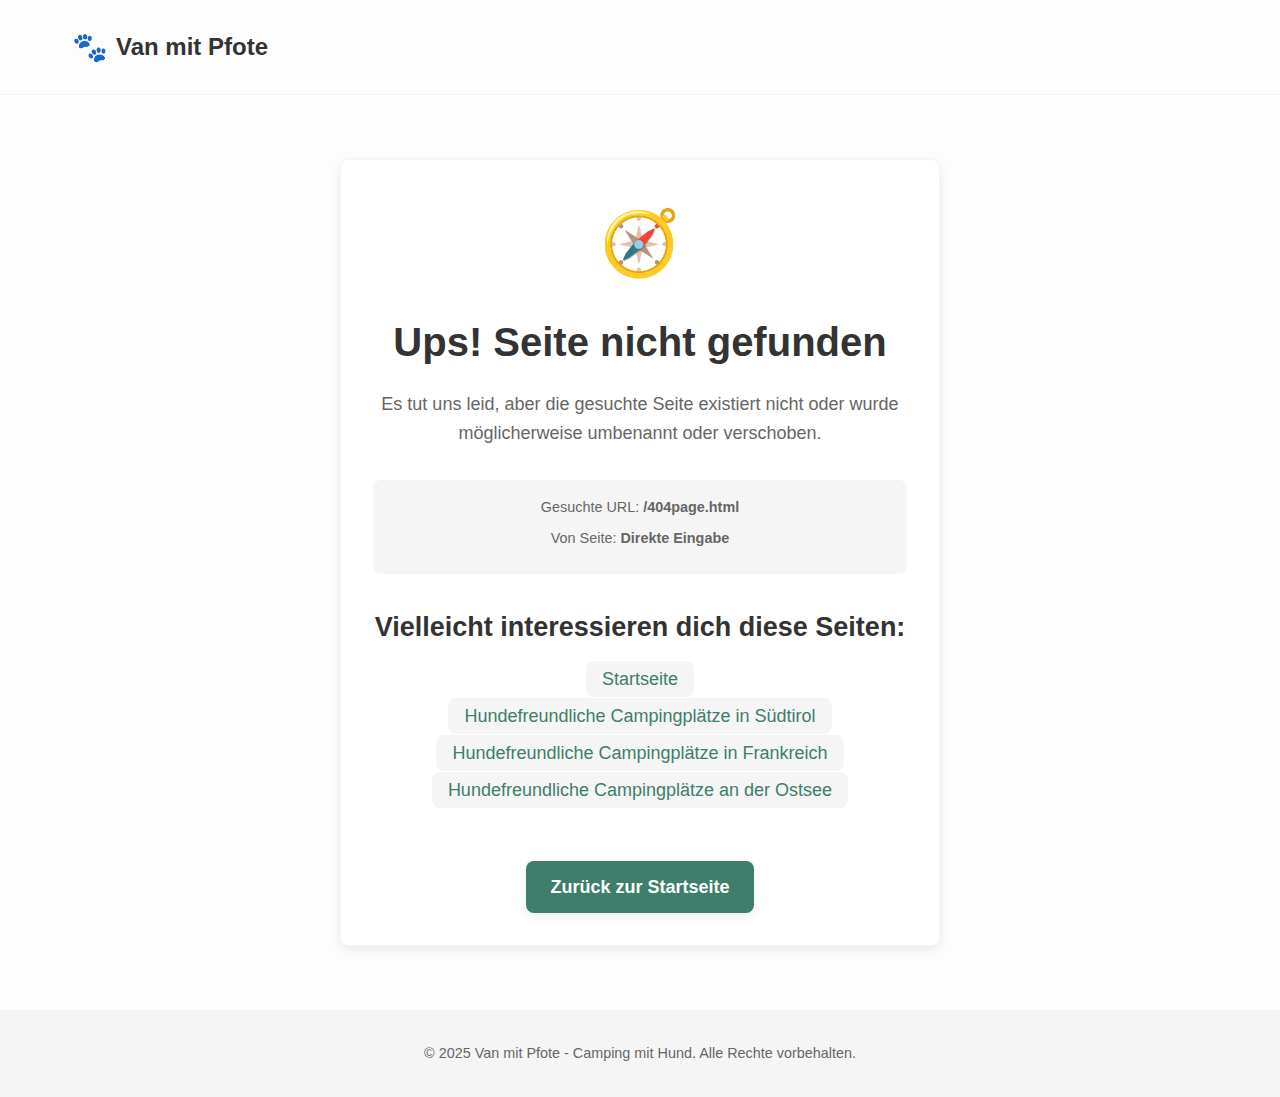
<file: 404page.html>
<!DOCTYPE html>
<html lang="de">
  <head>
    <meta charset="UTF-8" />
    <meta name="viewport" content="width=device-width, initial-scale=1.0" />
    <title>404 - Seite nicht gefunden | Van mit Pfote</title>
    <meta name="robots" content="noindex, follow" />
    <link rel="canonical" href="https://vanmitpfote.de/404page.html" />

    <!-- Favicon -->
    <link rel="icon" href="/images/favicon.svg" type="image/svg+xml" />
    <link rel="icon" href="/favicon/favicon.ico" sizes="any" />
    <link rel="apple-touch-icon" href="/favicon/apple-touch-icon.png" />
    <link rel="manifest" href="/favicon/site.webmanifest" />

    <!-- Google Analytics Tag (GA4) -->
    <script
      async
      src="https://www.googletagmanager.com/gtag/js?id=G-9HHXJ9XTX9"
    ></script>
    <script>
      window.dataLayer = window.dataLayer || [];
      function gtag() {
        dataLayer.push(arguments);
      }
      gtag("js", new Date());
      gtag("config", "G-9HHXJ9XTX9");

      // Track 404 errors with the page that was attempted to be accessed
      gtag("event", "page_view", {
        page_title: "404 - Seite nicht gefunden",
        page_location: window.location.href,
        page_path: window.location.pathname,
        send_to: "G-9HHXJ9XTX9",
      });

      // Track additional 404 error details
      gtag("event", "404_error", {
        event_category: "Error",
        event_label:
          "Page not found: " +
          window.location.pathname +
          " from referrer: " +
          document.referrer,
        non_interaction: true,
      });
    </script>

    <style>
      :root {
        --color-background: #fdfdfd;
        --color-text: #333333;
        --color-text-light: #666666;
        --color-accent: #3e7e6b;
        --color-accent-light: #5a9a87;
        --color-sand: #f5f5f5;
        --shadow-soft: 0 4px 12px rgba(0, 0, 0, 0.08);
        --border-radius: 8px;
        --max-width: 1200px;
        --spacing: clamp(1rem, 5vw, 2rem);
        --font-size-base: clamp(1rem, 1vw + 0.75rem, 1.125rem);
      }

      * {
        margin: 0;
        padding: 0;
        box-sizing: border-box;
      }

      html {
        scroll-behavior: smooth;
      }

      body {
        font-family: -apple-system, BlinkMacSystemFont, "Segoe UI", sans-serif;
        font-size: var(--font-size-base);
        line-height: 1.6;
        color: var(--color-text);
        background-color: var(--color-background);
        display: flex;
        flex-direction: column;
        min-height: 100vh;
      }

      .container {
        width: 100%;
        max-width: var(--max-width);
        margin: 0 auto;
        padding: 0 var(--spacing);
      }

      header {
        padding: 1.5rem 0;
        border-bottom: 1px solid var(--color-sand);
      }

      nav {
        display: flex;
        justify-content: space-between;
        align-items: center;
      }

      .logo {
        font-weight: 700;
        font-size: 1.5rem;
        display: flex;
        align-items: center;
        gap: 0.5rem;
        text-decoration: none;
        color: var(--color-text);
      }

      .logo-emoji {
        font-size: 1.8rem;
      }

      main {
        flex: 1;
        display: flex;
        flex-direction: column;
        align-items: center;
        justify-content: center;
        padding: 4rem var(--spacing);
        text-align: center;
      }

      .error-container {
        max-width: 600px;
        margin: 0 auto;
        padding: 2rem;
        background-color: white;
        border-radius: var(--border-radius);
        box-shadow: var(--shadow-soft);
        border: 1px solid var(--color-sand);
      }

      .error-emoji {
        font-size: 4rem;
        margin-bottom: 1rem;
      }

      h1 {
        font-size: 2.5rem;
        margin-bottom: 1rem;
        color: var(--color-text);
      }

      .error-message {
        margin-bottom: 2rem;
        color: var(--color-text-light);
      }

      .broken-link-report {
        background-color: var(--color-sand);
        padding: 1rem;
        border-radius: var(--border-radius);
        margin-top: 2rem;
        font-size: 0.9rem;
        color: var(--color-text-light);
      }

      .broken-link-info {
        margin-bottom: 0.5rem;
        word-break: break-all;
      }

      .suggestions {
        margin: 2rem 0;
      }

      .suggestions-title {
        font-weight: 600;
        margin-bottom: 1rem;
      }

      .suggestion-list {
        display: flex;
        flex-direction: column;
        gap: 0.5rem;
        list-style: none;
      }

      .suggestion-list a {
        color: var(--color-accent);
        text-decoration: none;
        padding: 0.5rem 1rem;
        background-color: var(--color-sand);
        border-radius: var(--border-radius);
        transition: all 0.2s ease;
      }

      .suggestion-list a:hover {
        background-color: var(--color-accent-light);
        color: white;
        transform: translateY(-2px);
      }

      .cta-button {
        display: inline-block;
        background-color: var(--color-accent);
        color: white;
        padding: 0.75rem 1.5rem;
        border-radius: var(--border-radius);
        font-weight: 600;
        box-shadow: var(--shadow-soft);
        text-decoration: none;
        margin-top: 1.5rem;
        transition: transform 0.2s ease, box-shadow 0.2s ease,
          background-color 0.2s ease;
      }

      .cta-button:hover {
        transform: translateY(-2px);
        box-shadow: 0 6px 16px rgba(0, 0, 0, 0.1);
        background-color: var(--color-accent-light);
        color: white;
      }

      footer {
        padding: var(--spacing) 0;
        text-align: center;
        background-color: var(--color-sand);
      }

      .copyright {
        color: var(--color-text-light);
        font-size: 0.9rem;
      }

      @media (max-width: 768px) {
        .error-emoji {
          font-size: 3rem;
        }

        h1 {
          font-size: 2rem;
        }
      }
    </style>
  </head>
  <body>
    <header>
      <div class="container">
        <nav>
          <a href="/" class="logo">
            <span class="logo-emoji">🐾</span>
            <span>Van mit Pfote</span>
          </a>
        </nav>
      </div>
    </header>

    <main>
      <div class="error-container">
        <div class="error-emoji">🧭</div>
        <h1>Ups! Seite nicht gefunden</h1>
        <p class="error-message">
          Es tut uns leid, aber die gesuchte Seite existiert nicht oder wurde
          möglicherweise umbenannt oder verschoben.
        </p>

        <div class="broken-link-report">
          <p class="broken-link-info" id="requested-url">
            Gesuchte URL: <strong>/</strong>
          </p>
          <p class="broken-link-info" id="referring-page">
            Von Seite: <strong>Direkte Eingabe</strong>
          </p>
        </div>

        <div class="suggestions">
          <h2 class="suggestions-title">
            Vielleicht interessieren dich diese Seiten:
          </h2>
          <ul class="suggestion-list">
            <li><a href="/">Startseite</a></li>
            <li>
              <a href="/blog/campingplatz/hundefreundlich-suedtirol.html"
                >Hundefreundliche Campingplätze in Südtirol</a
              >
            </li>
            <li>
              <a
                href="/blog/campingplatz/hundefreundliche-campingplaetze-frankreich.html"
                >Hundefreundliche Campingplätze in Frankreich</a
              >
            </li>
            <li>
              <a
                href="/blog/campingplatz/hundefreundliche-campingplaetze-ostsee.html"
                >Hundefreundliche Campingplätze an der Ostsee</a
              >
            </li>
          </ul>
        </div>

        <a href="/" class="cta-button">Zurück zur Startseite</a>
      </div>
    </main>

    <footer>
      <div class="container">
        <div class="copyright">
          <p>
            &copy; 2025 Van mit Pfote - Camping mit Hund. Alle Rechte
            vorbehalten.
          </p>
        </div>
      </div>
    </footer>

    <script>
      // Extract requested URL and referring page for better error tracking
      document.addEventListener("DOMContentLoaded", function () {
        const requestedUrlElement = document.getElementById("requested-url");
        const referringPageElement = document.getElementById("referring-page");

        // Display requested URL
        const currentPath = window.location.pathname;
        requestedUrlElement.innerHTML =
          "Gesuchte URL: <strong>" + currentPath + "</strong>";

        // Display referrer information
        const referrer = document.referrer || "Direkte Eingabe";
        referringPageElement.innerHTML =
          "Von Seite: <strong>" + referrer + "</strong>";
      });
    </script>
  </body>
</html>
</file>
